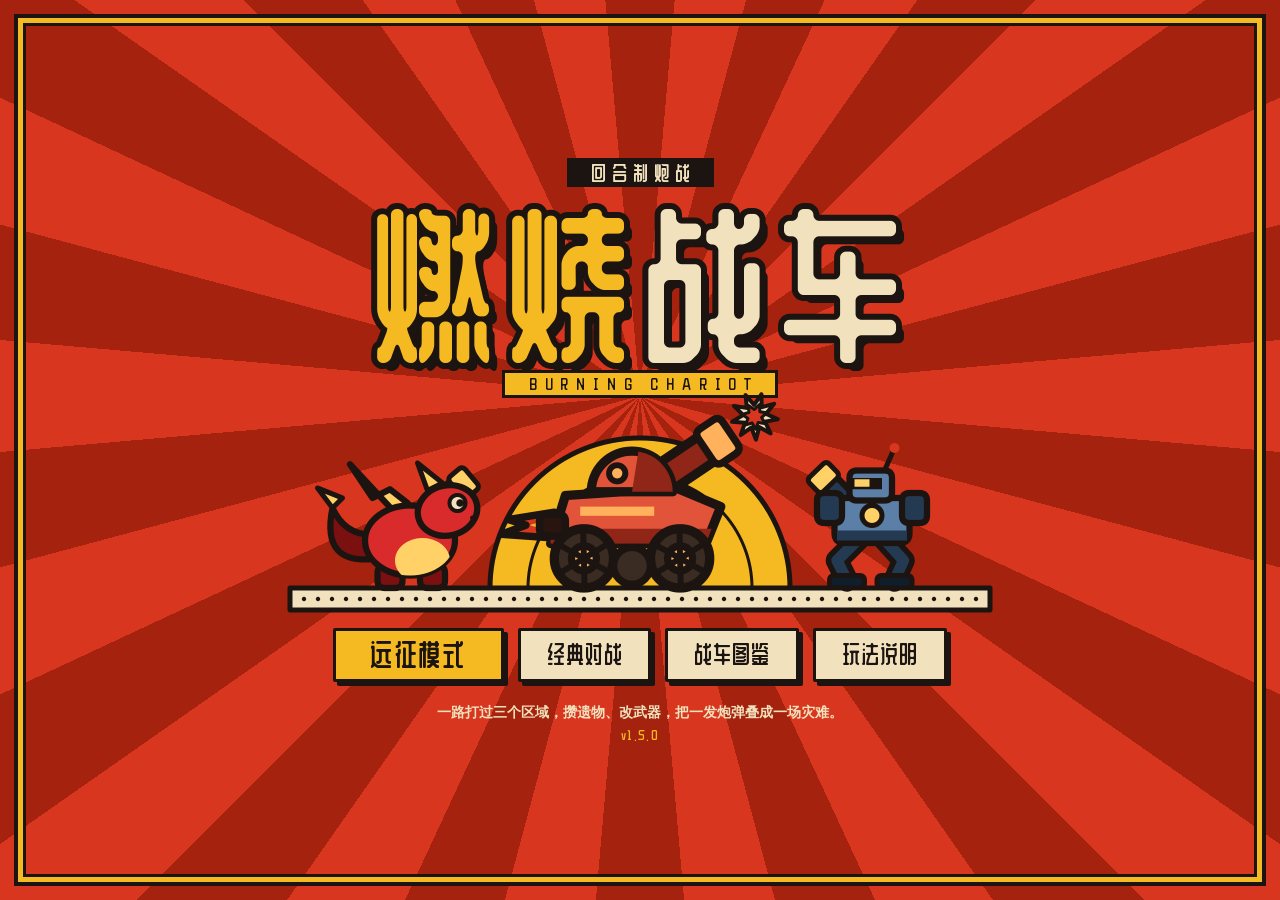
<file: index.html>
<!DOCTYPE html>
<html lang="zh-CN">
<head>
<meta charset="utf-8">
<meta name="viewport" content="width=device-width,initial-scale=1,maximum-scale=1,user-scalable=no">
<title>燃烧战车 · Burning Chariot</title>
<link rel="stylesheet" href="css/style.css">
</head>
<body>
<div id="app">

  <!-- ============ 标题画面 ============ -->
  <section id="screen-title" class="screen active">
    <div class="title-bg"></div>
    <div class="title-inner">
      <p class="kicker">回合制炮战</p>
      <h1 class="logo"><span>燃烧</span><span class="logo-hot">战车</span></h1>
      <p class="sub">BURNING&nbsp;CHARIOT</p>
      <canvas id="title-art" width="1520" height="460"></canvas>
      <nav class="menu">
        <button class="btn btn-primary" data-go="run">远征模式</button>
        <button class="btn" data-go="setup">经典对战</button>
        <button class="btn" data-go="codex">战车图鉴</button>
        <button class="btn" data-go="help">玩法说明</button>
      </nav>
      <p class="foot">一路打过三个区域，攒遗物、改武器，把一发炮弹叠成一场灾难。</p>
      <p class="ver" id="ver"></p>
    </div>
  </section>

  <!-- ============ 出战准备 ============ -->
  <section id="screen-setup" class="screen">
    <header class="bar">
      <button class="btn btn-ghost" data-go="title">← 返回</button>
      <h2>出战准备</h2>
      <button class="btn btn-primary" id="btn-start">进入战场</button>
    </header>

    <div class="setup-grid">
      <div class="panel">
        <h3 class="panel-h">对战模式</h3>
        <div class="chips" id="mode-chips">
          <button class="chip active" data-mode="1v1">单挑 1 v 1</button>
          <button class="chip" data-mode="2v2">组队 2 v 2</button>
          <button class="chip" data-mode="hotseat">同屏双人</button>
        </div>
        <h3 class="panel-h">规则</h3>
        <div class="chips" id="rules-chips">
          <button class="chip active" data-rules="classic">经典（原版数值与信息隐藏）</button>
          <button class="chip" data-rules="arcade">爽快（快节奏 · 击飞 · 油桶）</button>
        </div>
        <h3 class="panel-h">电脑强度</h3>
        <div class="chips" id="diff-chips">
          <button class="chip" data-diff="easy">新兵</button>
          <button class="chip active" data-diff="normal">老手</button>
          <button class="chip" data-diff="hard">王牌</button>
        </div>
        <h3 class="panel-h">炮口指示线</h3>
        <div class="chips" id="guide-chips">
          <button class="chip active" data-guide="1">显示（只标角度）</button>
          <button class="chip" data-guide="0">隐藏</button>
        </div>
        <h3 class="panel-h">战场</h3>
        <div class="maps" id="map-list"></div>
        <h3 class="panel-h">道具 <em id="shop-count">0 / 4</em></h3>
        <div class="loadout" id="loadout"></div>
        <div class="shop" id="shop"></div>
      </div>

      <div class="panel">
        <h3 class="panel-h" id="pick-title">选择你的战车</h3>
        <div class="veh-grid" id="veh-grid"></div>
        <div class="veh-detail" id="veh-detail"></div>

      </div>
    </div>
  </section>

  <!-- ============ 远征 ============ -->
  <section id="screen-run" class="screen">
    <header class="bar">
      <button class="btn btn-ghost" data-go="title">← 返回</button>
      <h2>远　征</h2>
      <span class="run-purse" id="run-purse"></span>
    </header>
    <div class="run-root" id="run-root"></div>
  </section>

  <!-- ============ 图鉴 ============ -->
  <section id="screen-codex" class="screen">
    <header class="bar">
      <button class="btn btn-ghost" data-go="title">← 返回</button>
      <h2>战车图鉴</h2>
      <span></span>
    </header>
    <div class="codex" id="codex-list"></div>
  </section>

  <!-- ============ 说明 ============ -->
  <section id="screen-help" class="screen">
    <header class="bar">
      <button class="btn btn-ghost" data-go="title">← 返回</button>
      <h2>玩法说明</h2>
      <span></span>
    </header>
    <div class="help">
      <div class="panel">
        <h3 class="panel-h">操作</h3>
        <ul class="kv">
          <li><b>← →</b><span>移动战车（消耗燃料）</span></li>
          <li><b>↑ ↓</b><span>调整炮口角度</span></li>
          <li><b>空格</b><span>按住蓄力，松开发射；蓄力条上的竖线是你上一发用的力度</span></li>
          <li><b>点蓄力条</b><span>（远征 / 爽快规则）标出想要的力度，预览线就按它画；<b>Q / E</b> 或滚轮微调 1 点。
            标记只是一根刻度，蓄力条经过它时不会停，也没有任何提示。
            电脑行动的时候，角度、标记和武器都可以先摆好</span></li>
          <li><b>1 / 2 / 3</b><span>切换一号武器、二号武器、必杀</span></li>
          <li><b>Enter</b><span>跳过本回合（油不够时用来攒燃料）</span></li>
          <li><b>W A S D</b><span>挪动镜头看别处（敌人在屏幕外时用）；换人出手、开炮或自己移动时镜头自动回去</span></li>
          <li><b>G</b><span>开关炮口指示线（经典只显示角度；爽快规则下是弹道预览）</span></li>
          <li><b>F</b><span>敌方回合加速</span></li>
          <li><b>M</b><span>静音</span></li>
          <li><b>Esc</b><span>暂停菜单</span></li>
        </ul>
      </div>
      <div class="panel">
        <h3 class="panel-h">远征模式与爽快规则</h3>
        <ul class="rules">
          <li><b>远征</b>：三个区域、每个区域五层，最后一层是 Boss。每层挑一个去处——
            打得越多拿得越多，也掉得越多血。耐久带进下一场，输一场远征就结束。</li>
          <li><b>改造与遗物</b>：每场打赢三选一。改造装在某一把武器上，可以反复叠
            （分裂 × 集束 × 燃烧……）；遗物是全局被动。两者合起来就是你这一局的流派。</li>
          <li><b>节奏</b>：开局 60 油、回油更快，三四回合就能放一次必杀；拖到第 9 轮战场开始过热，
            所有战车每回合掉血。</li>
          <li><b>击飞与油桶</b>：爆炸会把战车横向掀出去，悬崖和浮岛边上能直接打出界；
            场上的油桶一点就炸，还会连锁。</li>
          <li><b>弹道预览</b>：按「当前角度 + 蓄力条上标记的力度 + 风」画出这一发的前半段轨迹（按 G 开关），
            照着标记松手，炮弹走的就是这条线；后半段和落点仍要自己估。
            上方还会显示出手顺序。出发前打开「硬核」就把这些都关掉。</li>
          <li><b>留在场上的东西</b>：有些武器落地后会留下一块区域，头顶写着名字和还剩几轮。
            <b>地火</b>（赤焰、红龙和烈火的必杀）和<b>毒池</b>（毒蜘蛛）会伤到回合开始时站在里面的战车——
            包括放它的人；<b>蛛网</b>里移动耗油 ×3、也很难被击飞；<b>龙卷</b>会把人卷起来顺风甩出去。</li>
          <li><b>Boss 的警戒线</b>：Boss 会先在地上圈出黄黑相间的警戒线，到它下一回合那里才挨打——
            你有一整个回合挪开。血量掉到一定程度会换一套更狠的招。</li>
          <li><b>花式赏金</b>：直击、超远狙击、一炮双响、借桶杀人、击飞出界都会额外给金币。</li>
          <li><b>备份进度</b>：进度只存在这台设备的浏览器里。在远征营地的「进度备份」里可以导出一串进度码
            （或下载成文件、复制成链接），在任何设备上导入就能接着玩。</li>
          <li><b>勋章</b>：远征结束按战绩发勋章，用来解锁新战车；通关后开放更高的进阶难度。</li>
        </ul>
      </div>
      <div class="panel">
        <h3 class="panel-h">经典规则</h3>
        <ul class="rules">
          <li><b>燃料就是一切</b>：开炮和移动共用一条燃料槽，上限 200，但<b>开局只有 22 点</b>——
            勉强够打一发一号或二号武器再挪两步。必杀要一百多点，得攒上好几个回合。</li>
          <li><b>延迟出手</b>：每一轮里每辆车都出手一次，延迟只决定这一轮里的<b>先后</b>，
            不会让谁整轮没得打。这一回合烧掉多少油就换算成多长的延迟，延迟低的先动。
            所以同一辆车最多连着打两次：上一轮压轴，接着下一轮打头。</li>
          <li><b>回油</b>：每回合结束自动加油，但一次只有十几点。这一回合省着用、或者打中了敌人，
            会多回一些；满地图乱跑则会少回一些。油不够开炮时按 Enter 跳过，专心攒油。</li>
          <li><b>风力</b>：每回合刷新，正数往右吹。轻弹（旋风）被吹得厉害，能量弹（兰登）几乎不受影响。</li>
          <li><b>地形会被炸烂</b>：脚下被掏空就会掉落，落差过大要摔伤，掉出地图直接阵亡。</li>
          <li><b>必杀技</b>：不靠能量槽，就是一发很贵的武器——攒够油按 3 释放，放完油槽还剩一些，
            但接下来会被延迟压住好几手。</li>
          <li><b>道具</b>：每辆车最多带 4 个，赛前挑选，场上也能靠空投补充。
            只能在<b>开炮之前</b>用，一个回合可以连用好几个；但「大回血 / 大回燃料」用完立刻交出回合，
            所以先用哪个是要想一想的。别人只看得到你「在用道具」，看不到用的是哪个。</li>
          <li><b>补给箱</b>：每四回合空投一次，开炮打中或开过去压到都能拿，里面是随机道具。</li>
          <li><b>爬坡</b>：上坡的耗油是平地的 1.8 倍；毒蜘蛛爬得最利索，奥丁挪一步都费油。</li>
        </ul>
      </div>
    </div>
  </section>

  <!-- ============ 战斗 ============ -->
  <section id="screen-game" class="screen">
    <canvas id="stage"></canvas>

    <div class="hud">
      <!-- 风力 / 计时 -->
      <div class="hud-top-center">
        <div class="wind-box">
          <canvas id="wind-dial" width="112" height="112"></canvas>
          <div class="wind-num"><span id="wind-val">0</span><i>风力</i></div>
        </div>
        <div class="timer" id="timer">30</div>
      </div>
      <!-- 出手队列：只有爽快规则且没开硬核时才出现 -->
      <div class="queue" id="queue" hidden></div>

      <div class="hud-top-right">
        <button class="icon-btn" id="btn-fast" title="敌方回合加速 (F)">快</button>
        <button class="icon-btn" id="btn-guide" title="炮口指示线 (G)">瞄</button>
        <button class="icon-btn" id="btn-mute" title="静音 (M)">音</button>
        <button class="icon-btn" id="btn-pause" title="菜单 (Esc)">≡</button>
      </div>

      <!-- 当前战车状态 -->
      <div class="hud-bottom-left">
        <div class="unit-card" id="unit-card">
          <div class="uc-head"><b id="uc-name">—</b><i id="uc-tag"></i></div>
          <div class="meter"><span class="mlabel">耐久</span><div class="mbar"><div id="bar-hp" class="mfill hp"></div></div><em id="txt-hp">0</em></div>
          <div class="meter"><span class="mlabel">燃料</span><div class="mbar"><div id="bar-fu" class="mfill fu"></div><div id="bar-cost" class="mcost"></div></div><em id="txt-fu">0</em></div>
          <div class="uc-foot">
            <span>本回合耗油 <b id="txt-spent">0</b></span>
          </div>
        </div>
      </div>

      <!-- 武器 -->
      <div class="hud-bottom-center" id="panel-action">
        <div class="weapons" id="weapons"></div>
        <div class="power-wrap">
          <div class="power-bar" id="power-bar">
            <div id="power-fill"></div>
            <div class="power-ticks"></div>
            <div id="power-last" class="power-last" hidden></div>
            <div id="power-mark" class="power-mark" hidden></div>
          </div>
          <div class="aim-read">角度 <b id="aim-val">45</b>° · 力度 <b id="pow-val">0</b><span id="pow-last"></span></div>
        </div>
      </div>

      <div class="hud-bottom-right">
        <div class="item-tip" id="item-tip"></div>
        <div class="items" id="item-bar"></div>
        <div class="hint" id="hint">← → 移动　↑ ↓ 角度　空格 蓄力发射</div>
      </div>

      <div class="ticker" id="ticker"></div>
      <div class="turn-flash" id="turn-flash"></div>
    </div>

    <!-- 触屏操作 -->
    <div class="touch" id="touch">
      <button class="tbtn" data-k="ArrowLeft">◀</button>
      <button class="tbtn" data-k="ArrowRight">▶</button>
      <button class="tbtn" data-k="ArrowUp">▲</button>
      <button class="tbtn" data-k="ArrowDown">▼</button>
      <button class="tbtn tfire" data-k="Space">发射</button>
    </div>

    <!-- 暂停 -->
    <div class="overlay" id="overlay-pause">
      <div class="dialog">
        <h3>暂停</h3>
        <button class="btn btn-primary" id="btn-resume">继续战斗</button>
        <button class="btn" id="btn-restart">重新开战</button>
        <button class="btn btn-ghost" id="btn-quit">返回大厅</button>
        <p class="pause-note" id="pause-note"></p>
      </div>
    </div>

    <!-- 结算 -->
    <div class="overlay" id="overlay-result">
      <div class="dialog wide">
        <h3 id="result-title">胜利</h3>
        <div id="result-body" class="result-body"></div>
        <div class="row">
          <button class="btn btn-primary" id="btn-continue" hidden>继　续</button>
          <button class="btn btn-primary" id="btn-again">再来一局</button>
          <button class="btn btn-ghost" id="btn-lobby">返回大厅</button>
        </div>
      </div>
    </div>
  </section>
</div>

<script src="js/data.js"></script>
<script src="js/terrain.js"></script>
<script src="js/physics.js"></script>
<script src="js/render.js"></script>
<script src="js/audio.js"></script>
<script src="js/ai.js"></script>
<script src="js/game.js"></script>
<script src="js/field.js"></script>
<script src="js/run.js"></script>
<script src="js/main.js"></script>
<script src="js/runui.js"></script>
</body>
</html>
</file>
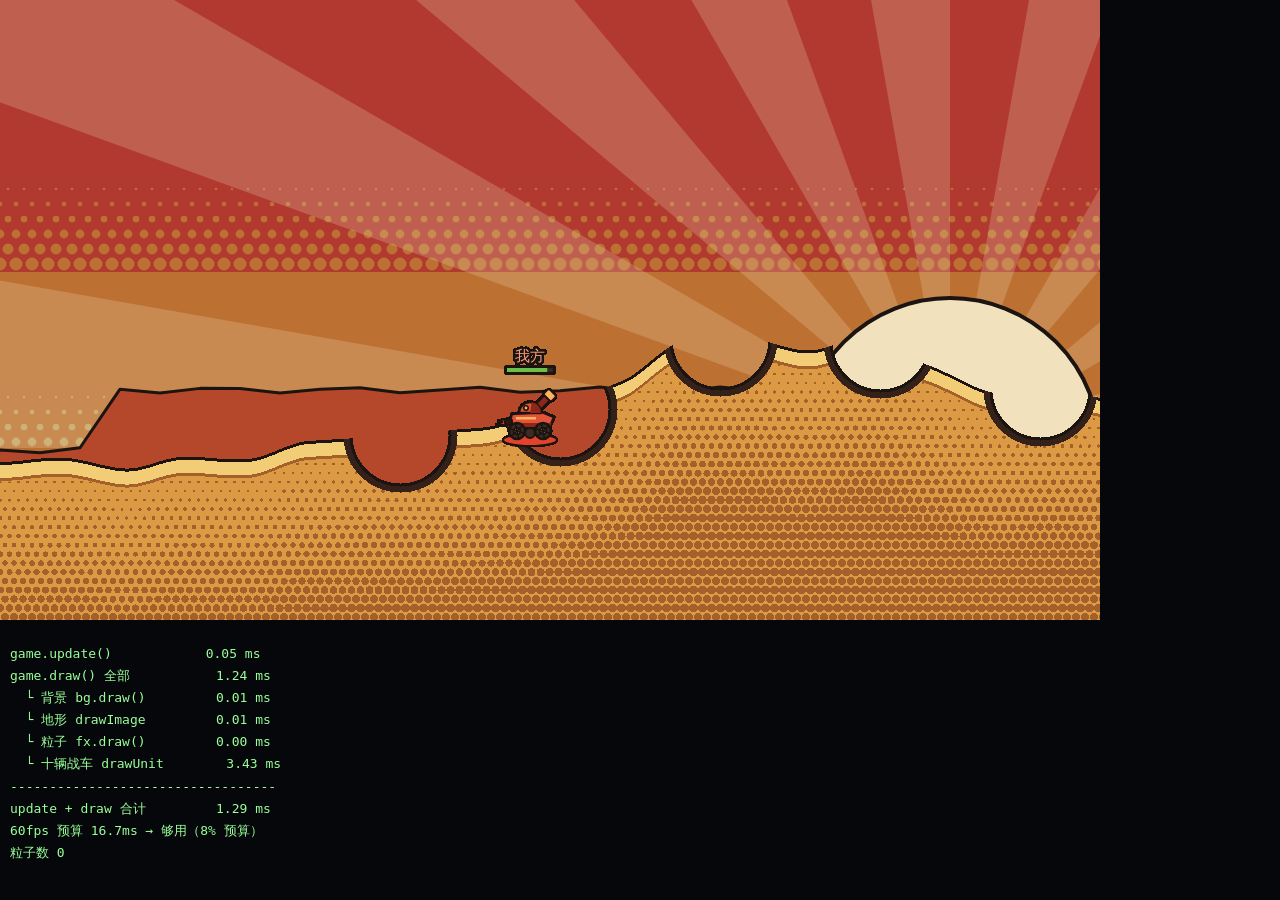
<file: test/perf-check.html>
<!DOCTYPE html>
<html lang="zh-CN">
<head>
<meta charset="utf-8">
<title>性能自检</title>
<style>
  body { margin: 0; background: #05070a; color: #9f9; font: 13px/1.7 monospace; }
  canvas { display: block; width: 1100px; height: 620px; }
  pre { padding: 10px; }
</style>
</head>
<body>
<canvas id="c" width="1100" height="620"></canvas>
<pre id="r">测量中…</pre>
<script src="../js/data.js"></script>
<script src="../js/terrain.js"></script>
<script src="../js/physics.js"></script>
<script src="../js/render.js"></script>
<script src="../js/audio.js"></script>
<script src="../js/ai.js"></script>
<script src="../js/game.js"></script>
<script src="../js/field.js"></script>
<script>
/* 逐项测每帧开销：rAF 在 headless 下不推进，所以手动循环调用并计时。
   ?map=dry&n=300 指定地图与采样帧数。 */
(function () {
  var q = new URLSearchParams(location.search);
  var N = parseInt(q.get('n') || '300', 10);
  RZ.SFX.setMuted(true);

  var cv = document.getElementById('c'), ctx = cv.getContext('2d');
  var v1 = RZ.VEHICLES[0], v2 = RZ.VEHICLES[4];
  var game = new RZ.Game({
    mapId: q.get('map') || 'dry', difficulty: 'normal', guide: true, humanTeam: 0,
    roster: [{ vehicle: v1, team: 0, ai: false, name: '我方' },
             { vehicle: v2, team: 1, ai: true, name: '电脑' }]
  });
  game.viewW = cv.width; game.viewH = cv.height;

  function time(label, fn, iters) {
    var t0 = performance.now();
    for (var i = 0; i < iters; i++) fn(i);
    return { label: label, ms: (performance.now() - t0) / iters };
  }

  var rows = [];
  // 先炸几个坑、撒一堆粒子，模拟打了一阵之后的场面
  for (var k = 0; k < 6; k++) {
    game.explode(400 + k * 160, game.terrain.groundBelow(400 + k * 160, 0), v1.w1, game.units[0], null);
  }
  game.active = game.units[0];
  game.charging = true;

  rows.push(time('game.update()', function () { game.update(16); }, N));
  rows.push(time('game.draw() 全部', function () { game.draw(ctx, cv.width, cv.height); }, N));

  // 拆开看：地形贴图 vs 背景 vs 其它
  rows.push(time('  └ 背景 bg.draw()', function () {
    ctx.save(); game.bg.draw(ctx, game.cam, game.t, game.night); ctx.restore();
  }, N));
  rows.push(time('  └ 地形 drawImage', function () {
    ctx.save(); ctx.drawImage(game.terrain.canvas, 0, 0); ctx.restore();
  }, N));
  rows.push(time('  └ 粒子 fx.draw()', function () {
    ctx.save(); game.fx.draw(ctx); ctx.restore();
  }, N));
  rows.push(time('  └ 十辆战车 drawUnit', function () {
    ctx.save();
    for (var i = 0; i < game.units.length; i++) RZ.drawUnit(ctx, game.units[i], game.t, {});
    ctx.restore();
  }, N));

  var total = rows[0].ms + rows[1].ms;
  var out = rows.map(function (r) {
    return r.label.padEnd(22) + r.ms.toFixed(2).padStart(7) + ' ms';
  }).join('\n');
  out += '\n' + '-'.repeat(34) + '\n';
  out += 'update + draw 合计'.padEnd(22) + total.toFixed(2).padStart(7) + ' ms';
  out += '\n60fps 预算 16.7ms → ' + (total < 16.7 ? '够用（' : '超支（') + (total / 16.7 * 100).toFixed(0) + '% 预算）';
  out += '\n粒子数 ' + game.fx.list.length;
  document.getElementById('r').textContent = out;
  document.title = 'PERF ' + total.toFixed(2) + 'ms';
})();
</script>
</body>
</html>
</file>
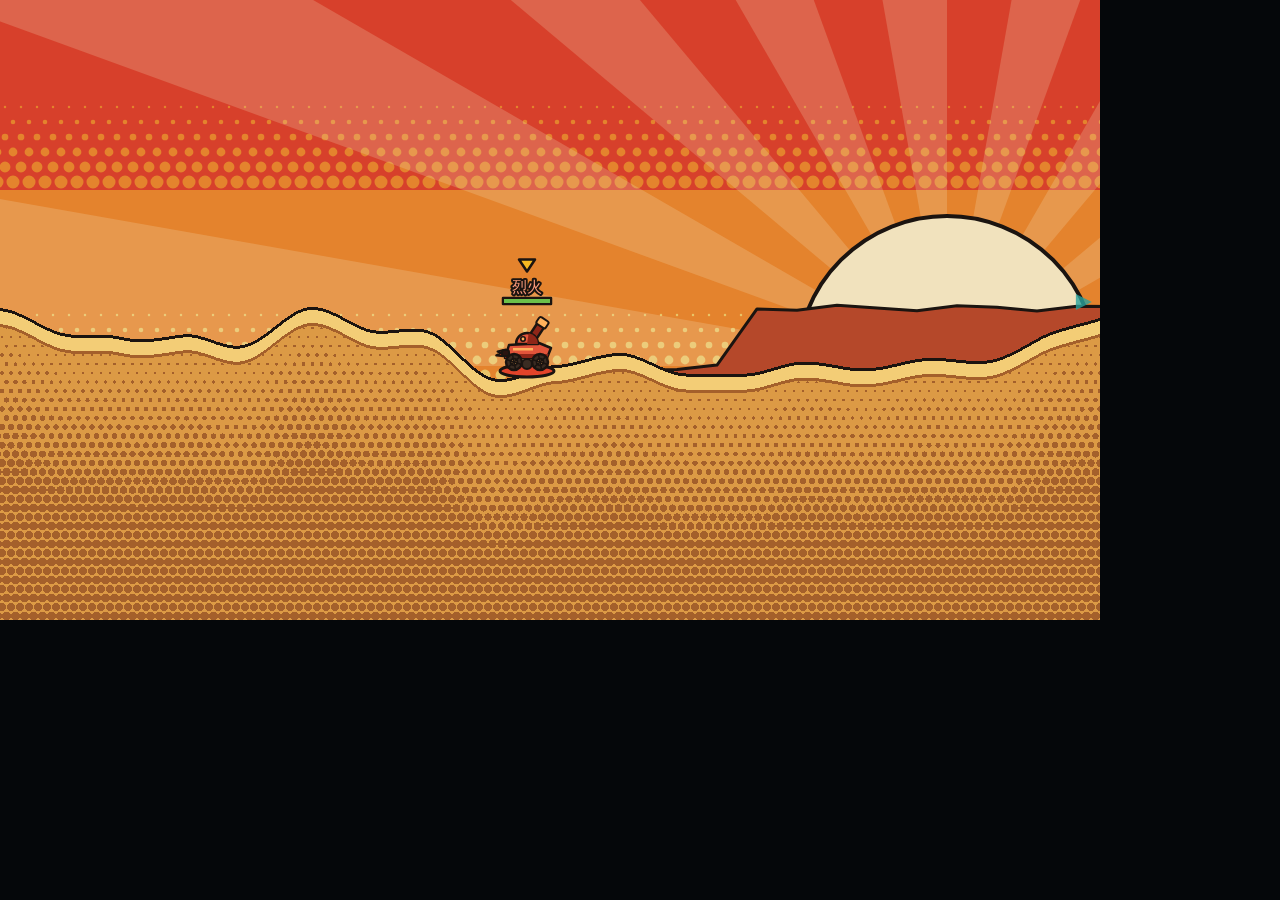
<file: test/render-check.html>
<!DOCTYPE html>
<html lang="zh-CN">
<head>
<meta charset="utf-8">
<title>渲染自检</title>
<style>
  body { margin: 0; background: #05070a; }
  canvas { display: block; width: 1100px; height: 620px; }
</style>
</head>
<body>
<canvas id="c" width="1100" height="620"></canvas>
<script src="../js/data.js"></script>
<script src="../js/terrain.js"></script>
<script src="../js/physics.js"></script>
<script src="../js/render.js"></script>
<script src="../js/audio.js"></script>
<script src="../js/ai.js"></script>
<script src="../js/game.js"></script>
<script src="../js/field.js"></script>
<script>
/* 供 headless Chrome 截图用：跑若干帧 AI 对战后画一帧。
   ?map=sky&frames=400&veh=honglong 可指定地图/帧数/我方战车。 */
(function () {
  var q = new URLSearchParams(location.search);
  var mapId = q.get('map') || 'dry';
  var frames = parseInt(q.get('frames') || '260', 10);
  var pick = function (id, fallback) { return id ? RZ.vehicleById(id) : fallback; };

  RZ.SFX.setMuted(true);
  var n = parseInt(q.get('n') || '2', 10);
  var roster = [];
  for (var k = 0; k < n; k++) {
    var v = k === 0 ? pick(q.get('veh'), RZ.VEHICLES[0])
          : k === 1 ? pick(q.get('veh2'), RZ.VEHICLES[1])
          : RZ.VEHICLES[(k * 3) % RZ.VEHICLES.length];
    roster.push({ vehicle: v, team: k % 2, ai: true, name: v.name });
  }
  var game = new RZ.Game({
    mapId: mapId, roster: roster,
    difficulty: 'hard', guide: true, humanTeam: null
  });
  var cv = document.getElementById('c'), ctx = cv.getContext('2d');
  game.viewW = cv.width; game.viewH = cv.height;
  game.cam.x = game.cam.tx = Math.max(0, game.active.x - cv.width / 2);
  game.cam.y = game.cam.ty = Math.max(0, game.active.y - cv.height / 2);
  game.cam.shake = 0;

  for (var i = 0; i < frames; i++) game.update(16);
  game.cam.shake = 0;
  ctx.clearRect(0, 0, cv.width, cv.height);
  game.draw(ctx, cv.width, cv.height);
  document.title = '渲染自检 · ' + game.map.name + ' · 回合' + game.turnNo;
  window.__done = true;
})();
</script>
</body>
</html>
</file>
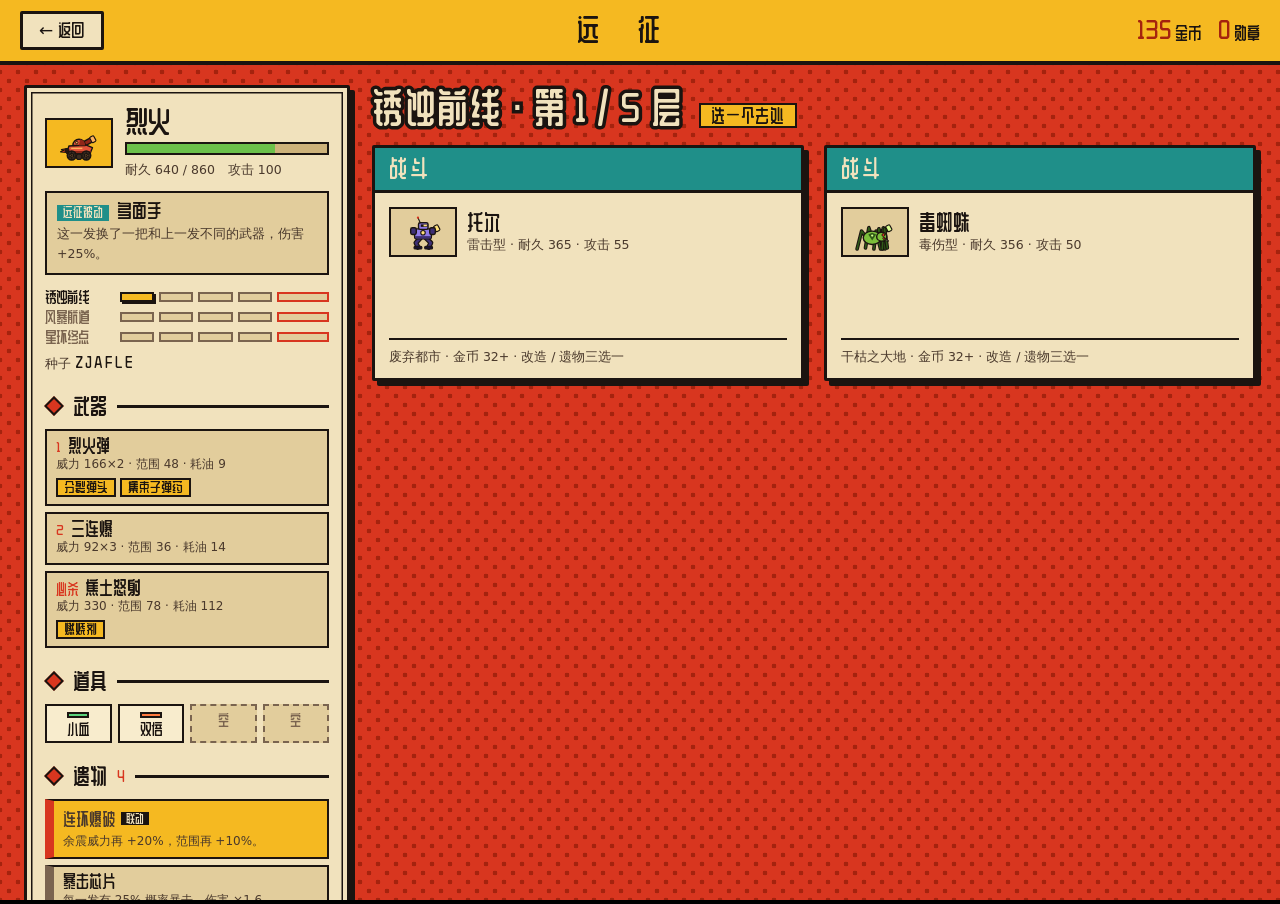
<file: test/run-check.html>
<!DOCTYPE html>
<html lang="zh-CN"><head><meta charset="utf-8"><title>远征界面自检</title>
<style>html,body{margin:0;height:100%;background:#000}iframe{border:0;width:100%;height:100%}</style></head>
<body>
<iframe id="f" src="../index.html"></iframe>
<script>
/* 远征各界面的截图自检，用法同 ui-check.html：
   ?stage=hub|codex|ach|hist|backup|import|map|world|boss|reward|shop|rest|event|altar|over|won|battle|charge|bossfight|field|night|flow
   battle / charge 会真的进一场远征战斗（爽快规则），charge 额外按住空格看弹道预览。 */
var stage = new URLSearchParams(location.search).get('stage') || 'map';
document.getElementById('f').onload = function () {
  var w = this.contentWindow, d = w.document, RZ = w.RZ, Run = RZ.Run;
  try { w.localStorage.removeItem('rz-run'); w.localStorage.removeItem('rz-daily'); } catch (e) {}
  d.querySelector('[data-go="run"]').click();
  if (stage === 'hub') return;
  if (stage === 'camp') {                         // 远征打到一半回营地：多一张「进行中的远征」
    var mid = Run.newRun('honglong'); mid.act = 1; mid.step = 2; mid.relics = ['crit']; mid.gold = 130; Run.save(mid);
    RZ.RunUI.render();
    d.querySelector('[data-act="camp"]').click();
    return;
  }
  if (stage === 'codex' || stage === 'ach' || stage === 'hist') {     // 营地的三页：先造一份有内容的局外存档
    var mm = Run.loadMeta();
    mm.seen = { relics: ['crit', 'after', 'demo', 'turbo', 'scope', 'dice', 'ultra', 'plate', 'thorns'], mods: ['split', 'heavy', 'chain', 'burn'],
      foes: ['boss:crusher', 'kind:turret', 'kind:bomber'], mapMods: ['night', 'gale'] };
    mm.ach = { first: 1, ringout: 1, flawless: 1, boss1: 1, night: 1, win: 1 };
    mm.history = [
      { id: 'a', t: Date.now(), vid: 'liehuo', won: true, act: 5, step: 2, asc: 1, battles: 21, bosses: 4, relics: ['crit', 'after', 'demo', 'turbo'], seed: 'K7F2QD', daily: null, hardcore: false, endless: 1, score: 6240 },
      { id: 'b', t: Date.now() - 864e5, vid: 'tuoer', won: false, act: 1, step: 3, asc: 0, battles: 7, bosses: 1, relics: ['scope', 'dice'], seed: 'D20261114', daily: '2026-11-14', hardcore: false, endless: 0, score: 1310 },
      { id: 'c', t: Date.now() - 2 * 864e5, vid: 'tiejingang', won: false, act: 0, step: 4, asc: 0, battles: 3, bosses: 0, relics: [], seed: 'ZZTOP9', daily: null, hardcore: true, endless: 0, score: 315 }];
    mm.daily = { date: Run.dateKey(), best: 1310, tries: 2, won: false }; mm.dailyWins = 3; mm.medals = 14;
    Run.saveMeta(mm);
    RZ.RunUI.render();
    d.querySelector('[data-act="view"][data-id="' + stage + '"]').click();
    return;
  }
  if (stage === 'backup') {                       // 营地里展开「导出进度」
    var m0 = Run.loadMeta(); m0.sinceBackup = 3; m0.medals = 9; Run.saveMeta(m0);
    RZ.RunUI.render();
    d.querySelector('[data-act="bk-export"]').click();
    d.querySelector('.run-root').scrollTop = 9999;
    return;
  }
  if (stage === 'import') {                       // 粘贴一串进度码 → 读取 → 看到覆盖确认
    var keep = Run.loadMeta(), far = Run.newRun('honglong');
    far.act = 1; far.step = 2; Run.save(far);
    Run.saveMeta({ medals: 23, unlocked: ['liehuo', 'tiejingang', 'beibeilong', 'honglong'], wins: 1, asc: 1, runs: 6, best: 11 });
    var code = Run.exportCode();
    Run.clear(); Run.saveMeta(keep);
    d.querySelector('[data-act="bk-import"]').click();
    d.getElementById('bk-in').value = code;
    d.querySelector('[data-act="bk-read"]').click();
    return;
  }

  var s = Run.newRun('liehuo');
  // 带一对凑成的联动（余震装置 + 爆破专家）和一件诅咒（赌徒骰子），侧栏上三种遗物条都看得到
  s.relics = ['crit', 'after', 'demo', 'dice']; s.mods.w1 = ['split', 'cluster']; s.mods.ss = ['burn']; s.gold = 135; s.hp = 640;
  if (stage === 'reward') { Run.enter(s, 0); s.pending = { kind: 'reward', from: 'fight', gold: 48, style: 13,
    choices: [{ type: 'mod', id: 'chain' }, { type: 'relic', id: 'combo' }, { type: 'relic', id: 'plate' }, { type: 'relic', id: 'vamp' }] }; }   // 四个：带词条的仗多一个稀有选项
  if (stage === 'shop') { s.step = 2; Run.enter(s, 1); }
  if (stage === 'rest') { s.step = 2; Run.enter(s, 2); }
  if (stage === 'event') { s.gold = 20; s.pending = { kind: 'event', id: 'convoy' }; }   // 钱不够，第一个选项灰掉
  if (stage === 'over') { s.battles = 7; s.bosses = 1; s.act = 1; s.step = 3; Run.finish(s, false); }
  if (stage === 'won') { try { w.localStorage.removeItem('rz-meta'); } catch (e) {} s.battles = 13; s.bosses = 2; s.act = 2; s.step = 4; s.bosses = 3; Run.advance(s); }   // 通关：成就横幅 + 无尽入口
  if (stage === 'boss' || stage === 'bossfight') { s.step = 4; }
  if (stage === 'altar') { s.pending = { kind: 'event', id: 'altar' }; }
  var foe = function (o) { var e = { vid: 'honglong', name: '红龙', hpMul: 0.7, atkMul: 0.7, mods: { w1: [], w2: [], ss: [] }, perks: {} }; for (var k in o) e[k] = o[k]; return e; };
  if (stage === 'world') {                        // v1.4 的新东西摆满一层：特殊敌人 + 词条、限时挑战、祭坛
    s.act = 1; s.step = 3;
    s.layers[3] = [
      { type: 'fight', mapId: 'sea', gold: 81, mods: ['night'], enemies: [
        foe({ kind: 'turret', vid: 'tuoer', name: '炮台·托尔', perks: { rooted: 1, anchor: 1 }, hpMul: 0.9 }),
        foe({ kind: 'bomber', vid: 'liehuo', name: '自爆车', perks: { kamikaze: 1 }, hpMul: 0.25 }),
        foe({ kind: 'bomber', vid: 'liehuo', name: '自爆车', perks: { kamikaze: 1 }, hpMul: 0.25 })] },
      { type: 'trial', mapId: 'sky', gold: 88, limit: 5, mods: [], enemies: [foe({ name: '逃兵·红龙' })] },
      { type: 'altar' }];
  }
  if (stage === 'night') {                        // 夜战 + 陨石雨：炮台、自爆车、小车各一
    s.layers[0] = [{ type: 'fight', mapId: 'dry', gold: 40, mods: ['night', 'meteor'], enemies: [
      foe({ kind: 'turret', vid: 'tuoer', name: '炮台·托尔', perks: { rooted: 1, anchor: 1 } }),
      foe({ kind: 'bomber', vid: 'liehuo', name: '自爆车', perks: { kamikaze: 1 }, scale: 0.85 }),
      foe({ kind: 'swarm', vid: 'xuanfeng', name: '游骑·旋风', scale: 0.72 })] }];
  }
  RZ.RunUI._set(s);
  if (stage === 'reward') d.querySelector('.offer.mod [data-act="take"]').click();   // 展开「装到哪把武器」
  if (['battle', 'charge', 'flow', 'bossfight', 'field', 'night'].indexOf(stage) < 0) return;

  d.querySelector('[data-act="enter"]').click();
  setTimeout(function () {
    var g = w.__game;
    for (var i = 0; i < 40; i++) g.update(16);
    if (stage === 'charge') {
      g.active.aim = 52;
      g.active.lastPower = 58;                    // 上一发 58，这一发标到 64：细线 + 粗线都该看得到
      g.setMark(64);
      g.startCharge();
      for (i = 0; i < 64; i++) g.update(16);      // 正好蓄到标记上
      g.banner = { text: '直击！', sub: '+5 金', life: 60, max: 70 };
    }
    if (stage === 'field') {                      // 四种区域一字排开 + 一块 Boss 警戒线，镜头对着玩家
      var me = g.units[0], gy = function (x) { return g.terrain.groundBelow(x, 0); };
      g.addHazard('fire', me.x + 150, gy(me.x + 150), 60, 2, 34, me);
      g.addHazard('pool', me.x + 300, gy(me.x + 300), 44, 3, 24, me);
      g.addHazard('web', me.x + 450, gy(me.x + 450), 80, 3, 0, me);
      g.addHazard('twister', me.x + 620, gy(me.x + 620) - 20, 52, 2, 0, me);
      g.telegraphs.push({ x: me.x - 10, r: 62, owner: g.units[1], strike: 'mortar', power: 150, born: 0, seed: 1 });
      g.cam.x = g.cam.tx = Math.max(0, me.x - 220);
      g.cam.y = g.cam.ty = Math.max(0, me.y - g.viewH * 0.55);
      g.updateCamera = function () {};
    }
    if (stage === 'night') {                      // 三个敌人摆到玩家右边：一个在 420px 内（看得见），两个在暗处
      var p0 = g.units[0], yy = function (x) { return g.terrain.groundBelow(x, 0); };
      [[1, 520], [2, 250], [3, 640]].forEach(function (a) { var u = g.units[a[0]]; u.x = p0.x + a[1]; u.y = yy(u.x); u.airborne = false; u.face = -1; });
      g.units[1].lastSeenX = p0.x + 520; g.units[1].lastSeenY = yy(p0.x + 520);
      g.units[3].lastSeenX = p0.x + 700; g.units[3].lastSeenY = yy(p0.x + 700);
      g.cam.x = g.cam.tx = Math.max(0, p0.x - 200);
      g.cam.y = g.cam.ty = Math.max(0, p0.y - g.viewH * 0.55);
      g.updateCamera = function () {};
    }
    if (stage === 'bossfight') {                  // 镜头拉到 Boss 身上，看体型和油桶
      var boss = g.units[1];
      g.cam.x = g.cam.tx = Math.max(0, Math.min(RZ.WORLD_W - g.viewW, boss.x - g.viewW / 2));
      g.cam.y = g.cam.ty = Math.max(0, boss.y - g.viewH / 2);
      g.updateCamera = function () {};
    }
    if (stage === 'flow') {                       // 打赢 → 点「继续」→ 应该回到远征界面的三选一
      g.units.slice(1).forEach(function (u) { g.damage(u, 99999, g.units[0]); });
      g.checkWin();                               // 正常是回合结束时判定，这里直接判
      d.getElementById('btn-continue').click();
    }
  }, 80);
};
</script>
</body></html>
</file>
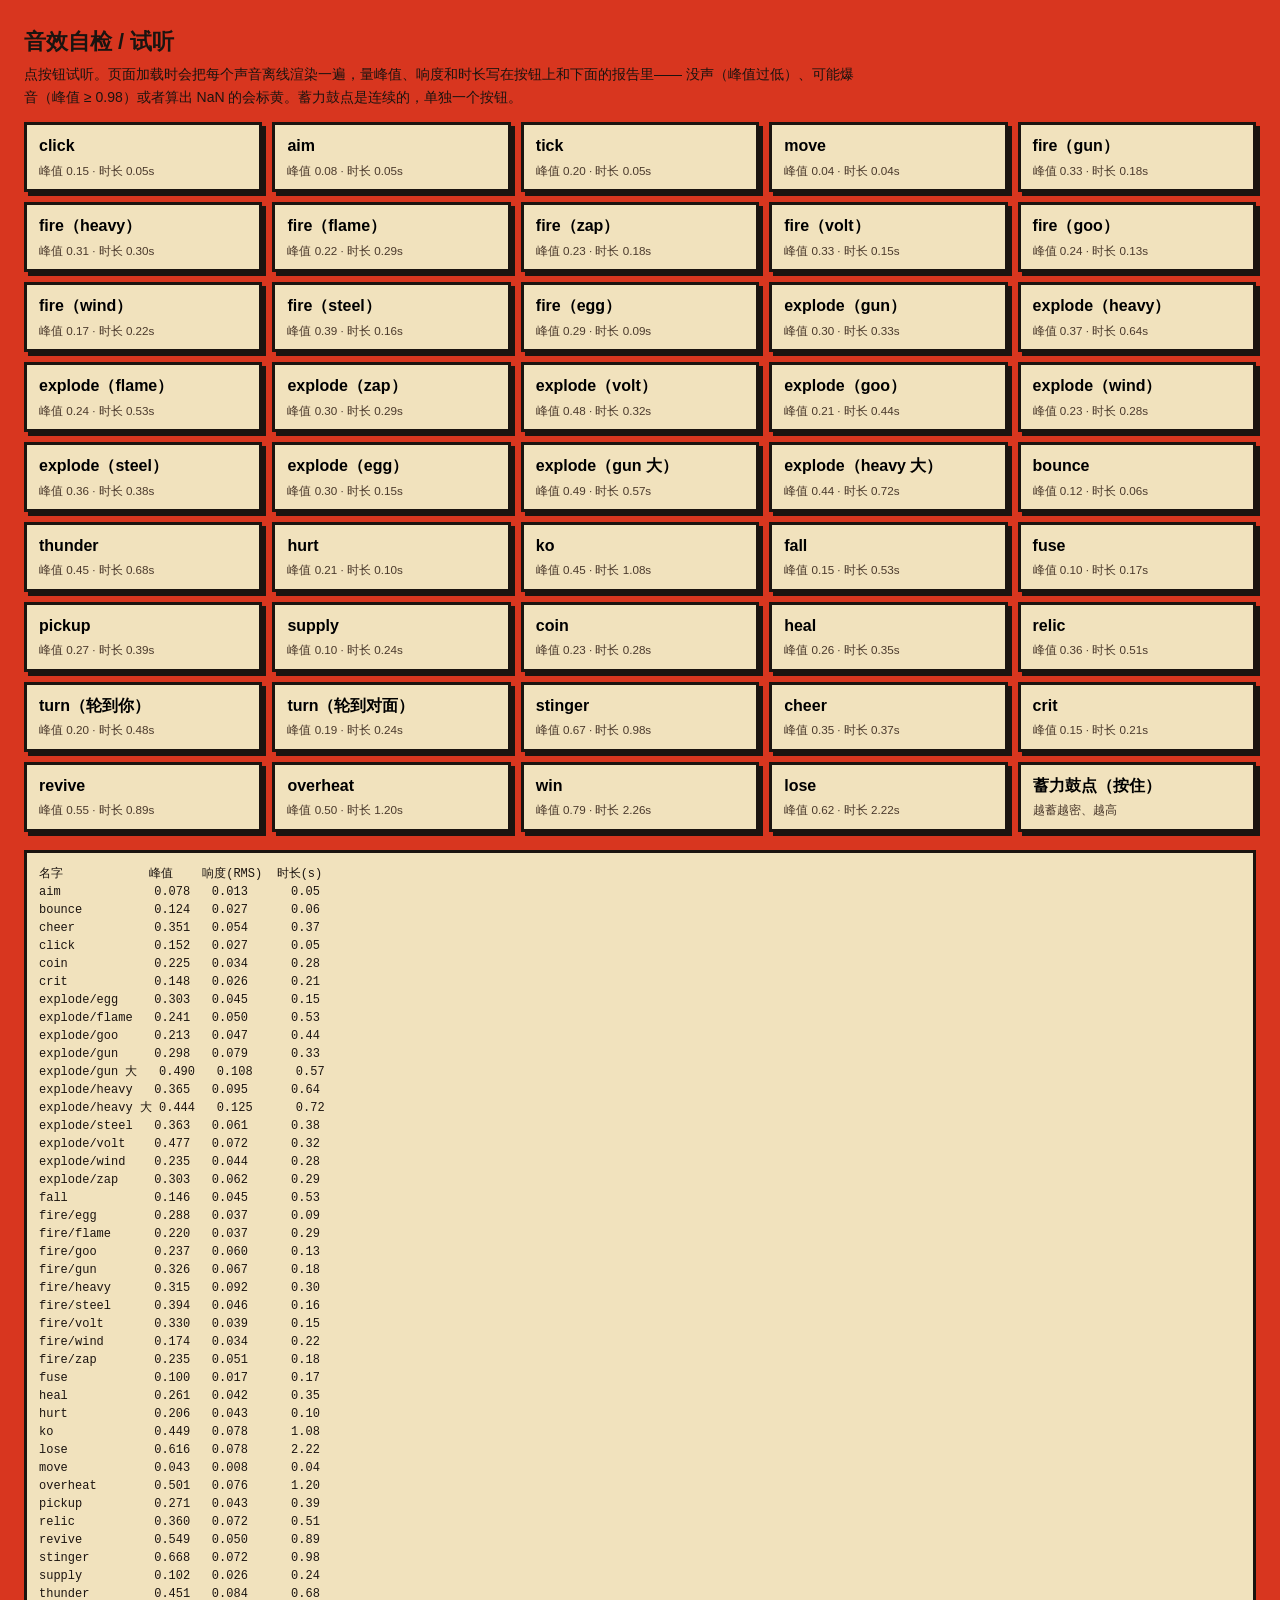
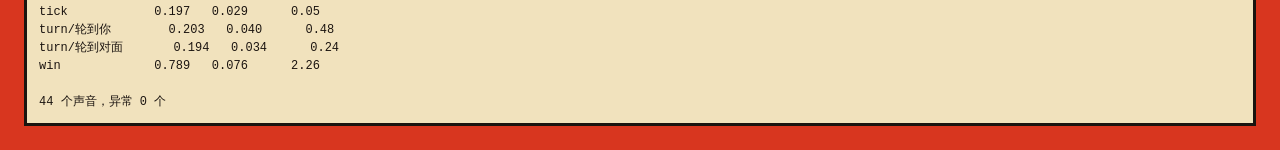
<file: test/sfx-check.html>
<!DOCTYPE html>
<html lang="zh-CN"><head><meta charset="utf-8"><title>音效自检 / 试听</title>
<style>
body{margin:0;padding:24px;background:#d8361f;color:#1b1410;font:14px/1.6 "PingFang SC","Microsoft YaHei",sans-serif}
h1{font-size:22px;margin:0 0 4px} p{margin:0 0 14px;max-width:60em}
.grid{display:grid;grid-template-columns:repeat(auto-fill,minmax(230px,1fr));gap:10px}
button{font:inherit;text-align:left;padding:8px 12px;background:#f1e2bd;border:3px solid #1b1410;box-shadow:4px 4px 0 #1b1410;cursor:pointer}
button:active{transform:translate(3px,3px);box-shadow:1px 1px 0 #1b1410}
button b{display:block;font-size:16px} button small{color:#4a392c}
button.bad{background:#f5b921}
#report{white-space:pre;font:12px/1.5 monospace;background:#f1e2bd;border:3px solid #1b1410;padding:12px;margin-top:18px}
</style></head>
<body>
<h1>音效自检 / 试听</h1>
<p>点按钮试听。页面加载时会把每个声音离线渲染一遍，量峰值、响度和时长写在按钮上和下面的报告里——
   没声（峰值过低）、可能爆音（峰值 ≥ 0.98）或者算出 NaN 的会标黄。蓄力鼓点是连续的，单独一个按钮。</p>
<div class="grid" id="grid"></div>
<div id="report">渲染中…</div>
<script>window.RZ = window.RZ || {};</script>
<script src="../js/audio.js"></script>
<script>
var SFX = RZ.SFX, grid = document.getElementById('grid');
// 带参数的声音各试一遍
var cases = [], KINDS = ['gun', 'heavy', 'flame', 'zap', 'volt', 'goo', 'wind', 'steel', 'egg'];
SFX.names().forEach(function (n) {
  if (n === 'explode') {
    KINDS.forEach(function (k) { cases.push([n, { big: false, kind: k }, k]); });
    cases.push([n, { big: true, kind: 'gun' }, 'gun 大']); cases.push([n, { big: true, kind: 'heavy' }, 'heavy 大']);
  }
  else if (n === 'fire') KINDS.forEach(function (k) { cases.push([n, k, k]); });
  else if (n === 'turn') { cases.push([n, true, '轮到你']); cases.push([n, false, '轮到对面']); }
  else cases.push([n, undefined, '']);
});
var lines = [], pending = cases.length, bad = 0;
function done() {
  if (--pending) return;
  document.getElementById('report').textContent =
    '名字            峰值    响度(RMS)  时长(s)\n' + lines.sort().join('\n') + '\n\n' + cases.length + ' 个声音，异常 ' + bad + ' 个';
  document.title = 'SFX ' + (bad ? 'BAD ' + bad : 'OK ' + cases.length);
}
cases.forEach(function (c) {
  var btn = document.createElement('button');
  btn.innerHTML = '<b>' + c[0] + (c[2] ? '（' + c[2] + '）' : '') + '</b><small>…</small>';
  btn.onclick = function () { SFX.resume(); SFX[c[0]](c[1]); };
  grid.appendChild(btn);
  var pr = SFX._offline(c[0], c[1], 3.5);
  if (!pr) { btn.lastChild.textContent = '这个浏览器不支持离线渲染'; done(); return; }
  pr.then(function (buf) {
    var d = buf.getChannelData(0), peak = 0, sum = 0, last = 0, nan = false;
    for (var i = 0; i < d.length; i++) {
      var v = Math.abs(d[i]);
      if (v !== v) nan = true;
      if (v > peak) peak = v;
      sum += v * v;
      if (v > 0.002) last = i;
    }
    var dur = last / buf.sampleRate, rms = Math.sqrt(sum / Math.max(1, last));
    var isBad = nan || peak < 0.02 || peak >= 0.98;
    if (isBad) { bad++; btn.className = 'bad'; }
    btn.lastChild.textContent = '峰值 ' + peak.toFixed(2) + ' · 时长 ' + dur.toFixed(2) + 's' + (nan ? ' · NaN!' : '');
    var name = c[0] + (c[2] ? '/' + c[2] : '');
    lines.push((name + '                ').slice(0, 16) + peak.toFixed(3) + '   ' + rms.toFixed(3) + '      ' + dur.toFixed(2) + (isBad ? '   <-- 异常' : ''));
    done();
  });
});
// 蓄力鼓点：按住试听
var cb = document.createElement('button'), timer = 0, p = 0;
cb.innerHTML = '<b>蓄力鼓点（按住）</b><small>越蓄越密、越高</small>';
cb.onpointerdown = function () { SFX.resume(); SFX.startCharge(); p = 0; timer = setInterval(function () { p = Math.min(100, p + 1.3); SFX.updateCharge(p); }, 16); };
cb.onpointerup = cb.onpointerleave = function () { clearInterval(timer); SFX.stopCharge(); };
grid.appendChild(cb);
</script>
</body></html>
</file>
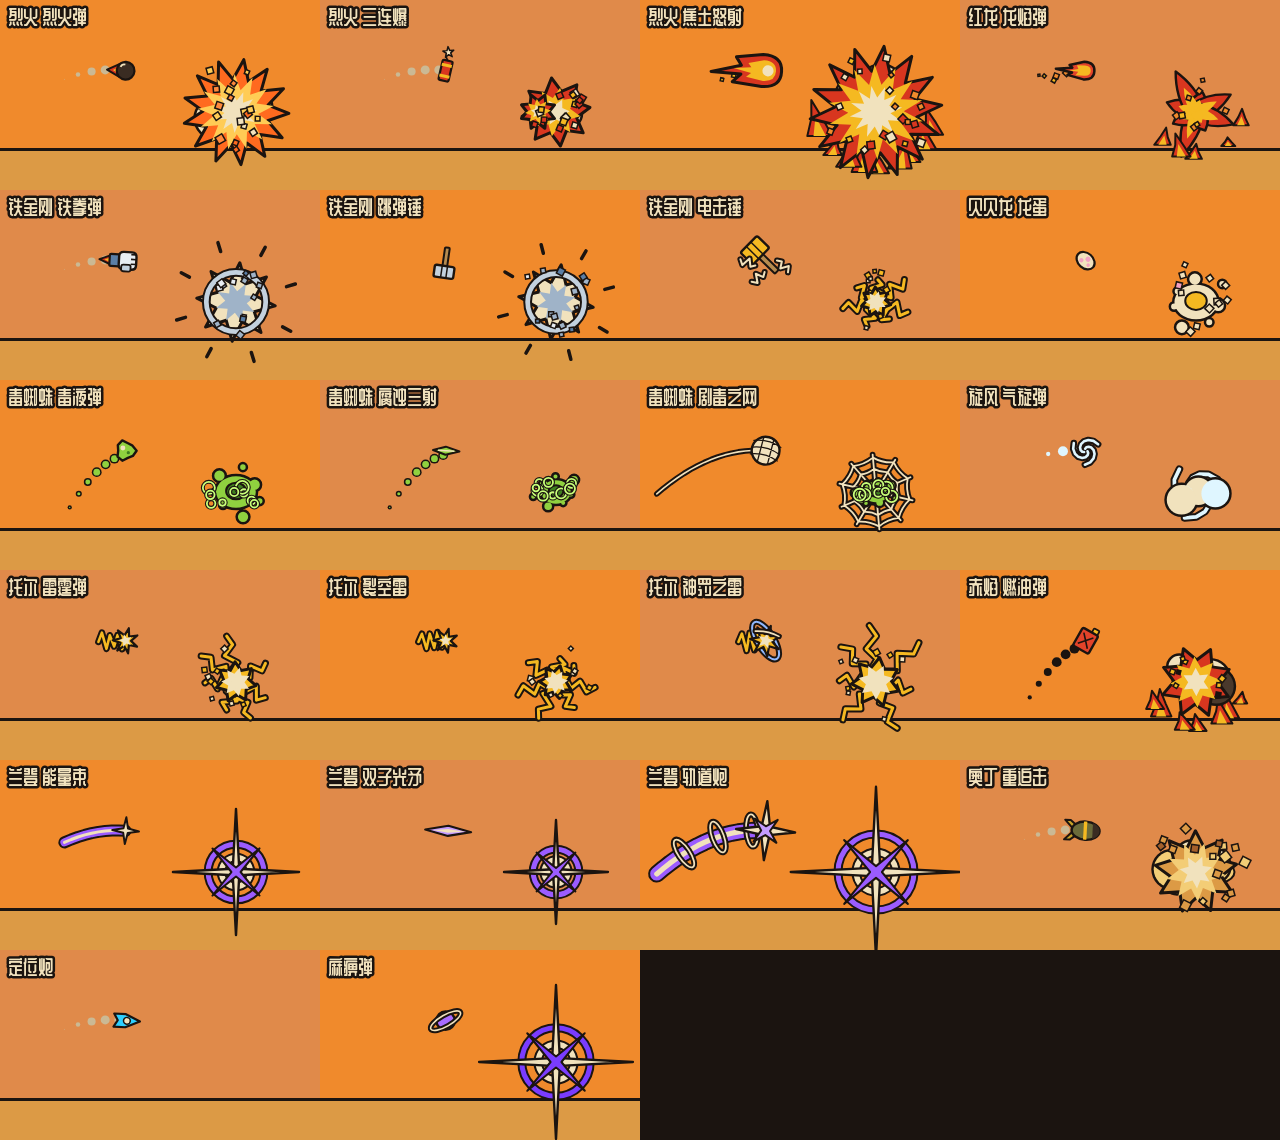
<file: test/weapon-check.html>
<!DOCTYPE html>
<html lang="zh-CN"><head><meta charset="utf-8"><title>武器外观自检</title>
<style>
@font-face{font-family:"RZ Display";src:url("../fonts/rz-display.woff2") format("woff2")}
html,body{margin:0;background:#1b1410} canvas{display:block}
</style></head>
<body>
<canvas id="c"></canvas>
<script src="../js/data.js"></script>
<script src="../js/render.js"></script>
<script>
/* 三十把武器 + 两种道具弹的外观总览：每格左边是飞行中的弹体（带一段假弹道和掉的渣），
   右边是落地效果。?f=6 指定落地效果推进到第几帧（默认 6；试试 2 / 14 / 40 看不同阶段）。
   改了 render.js 的 SHOTS / BOOMS 之后截一张图对着看。 */
var q = new URLSearchParams(location.search), F = parseInt(q.get('f') || '6', 10);
var list = [];
RZ.VEHICLES.forEach(function (v) { ['w1', 'w2', 'ss'].forEach(function (k) { list.push({ w: v[k], v: v, slot: k }); }); });
list.push({ w: RZ.LOCATOR, v: null }); list.push({ w: RZ.STUN_SHELL, v: null });
var COLS = 6, CW = 320, CH = 190, rows = Math.ceil(list.length / COLS);
var cv = document.getElementById('c'); cv.width = COLS * CW; cv.height = rows * CH;
var g = cv.getContext('2d');
var ground = RZ.MAPS[0].ground;
function draw() {
  list.forEach(function (it, i) {
    var x0 = (i % COLS) * CW, y0 = Math.floor(i / COLS) * CH, w = it.w;
    g.save();
    g.beginPath(); g.rect(x0, y0, CW, CH); g.clip();
    g.fillStyle = (i + Math.floor(i / COLS)) % 2 ? '#e08a4a' : '#f08a2c'; g.fillRect(x0, y0, CW, CH);
    g.fillStyle = ground.body; g.fillRect(x0, y0 + 150, CW, 40);
    g.fillStyle = '#1b1410'; g.fillRect(x0, y0 + 148, CW, 3);
    // 飞行中的弹体：沿一段抛物线走 40 帧，记下弹道、掉渣
    var fx = new RZ.Particles();
    var p = { x: x0 + 10, y: y0 + 120, vx: 3.4, vy: -3.2, w: w, age: 0, trail: [], team: 0 };
    for (var f = 0; f < 34; f++) {
      p.vy += 0.1; p.x += p.vx; p.y += p.vy; p.age++;
      if ((p.age & 1) === 0) p.trail.push(p.x, p.y);
      fx.trail(p); fx.update();
    }
    fx.draw(g);
    RZ.drawProjectile(g, p, 1000 + i * 37);
    // 落地效果
    var fx2 = new RZ.Particles();
    if (!w.locator) fx2.boom(x0 + 236, y0 + 112, Math.min(60, w.radius || 40), w, ground);
    for (f = 0; f < F; f++) fx2.update();
    fx2.drawMarks(g, 1000 + F * 16); fx2.draw(g);
    g.font = '20px "RZ Display", sans-serif'; g.textAlign = 'left'; g.lineJoin = 'round';
    g.lineWidth = 5; g.strokeStyle = '#1b1410'; g.strokeText((it.v ? it.v.name + ' ' : '') + w.name, x0 + 8, y0 + 24);
    g.fillStyle = '#f1e2bd'; g.fillText((it.v ? it.v.name + ' ' : '') + w.name, x0 + 8, y0 + 24);
    g.restore();
  });
}
draw();
if (document.fonts && document.fonts.ready) document.fonts.ready.then(draw);
</script>
</body></html>
</file>
<file: css/style.css>
/* 燃烧战车 — 界面样式
   基调：「火花贴画」——老火柴盒 / 鞭炮包装纸的套色印刷。
   五个专色：墨、纸、朱、黄、青。规矩只有几条，新加界面时照着来：
     · 一切都是「贴在红底上的纸标签」：纸色底、3px 墨线框、右下一块实心墨影（套印错位）
     · 颜色只平涂，不用渐变做立体感、不用模糊阴影、不用发光
     · 标题、按钮、数字用美术字（RZ Display）；成段的说明文字用系统黑体，保证读得清
     · 小标题是「朱红菱形 + 美术字 + 一道墨线」，不是加了字距的小灰字 */

@font-face {
  font-family: "RZ Display";
  src: url("../fonts/rz-display.woff2") format("woff2");
  font-display: swap;
}

:root {
  --ink: #1b1410;
  --ink-soft: #4a392c;
  --ink-dim: #7a644f;
  --paper: #f1e2bd;
  --paper-2: #e2cd9c;
  --paper-3: #cdb27a;
  --red: #d8361f;
  --red-deep: #a5230e;
  --yellow: #f5b921;
  --teal: #1f8f89;
  --teal-deep: #14605d;
  --green: #6cc04a;
  --display: "RZ Display", "PingFang SC", "Hiragino Sans GB", "Microsoft YaHei", system-ui, sans-serif;
  --body: "PingFang SC", "Hiragino Sans GB", "Microsoft YaHei", system-ui, sans-serif;
  --frame: 3px solid var(--ink);
  --drop: 5px 5px 0 var(--ink);
}

* { box-sizing: border-box; margin: 0; padding: 0; }

html, body {
  height: 100%;
  background: var(--red);
  color: var(--ink);
  font-family: var(--body);
  overflow: hidden;
  -webkit-font-smoothing: antialiased;
  user-select: none;
  -webkit-tap-highlight-color: transparent;
}

#app { position: relative; width: 100%; height: 100%; }

.screen {
  position: absolute; inset: 0;
  display: none;
  flex-direction: column;
  overflow: hidden;
  /* 红底上一层错位排列的深红网点 */
  background-color: var(--red);
  background-image:
    radial-gradient(circle, var(--red-deep) 2.2px, transparent 2.6px),
    radial-gradient(circle, var(--red-deep) 2.2px, transparent 2.6px);
  background-size: 18px 18px;
  background-position: 0 0, 9px 9px;
}
.screen.active { display: flex; }

h1, h2, h3, h4 { font-family: var(--display); font-weight: 400; }
:focus-visible { outline: 3px solid var(--teal); outline-offset: 2px; }

/* ---------- 通用控件 ---------- */
.btn {
  font-family: var(--display); font-size: 20px; letter-spacing: .04em;
  color: var(--ink);
  padding: 9px 24px 10px;
  background: var(--paper);
  border: var(--frame);
  border-radius: 2px;
  box-shadow: 4px 4px 0 var(--ink);
  cursor: pointer;
  transition: transform .06s, box-shadow .06s;
}
.btn:hover { transform: translate(-1px, -1px); box-shadow: 5px 5px 0 var(--ink); background: #f8eccd; }
.btn:active { transform: translate(3px, 3px); box-shadow: 1px 1px 0 var(--ink); }
.btn-primary { background: var(--yellow); }
.btn-primary:hover { background: #ffc93f; }
.btn-ghost { background: var(--paper-2); box-shadow: none; }
.btn-ghost:hover { background: var(--paper); box-shadow: none; transform: none; }
.btn:disabled { background: var(--paper-3); color: var(--ink-dim); cursor: default; box-shadow: none; transform: none; }

/* 纸标签：墨线框 + 里面再套一道细线 + 右下墨影 */
.panel {
  position: relative;
  background: var(--paper);
  border: var(--frame);
  border-radius: 2px;
  padding: 22px 22px 24px;
  box-shadow: inset 0 0 0 4px var(--paper), inset 0 0 0 5.5px var(--ink), var(--drop);
}
/* 小标题：朱红菱形 + 美术字 + 一道墨线拉到头 */
.panel-h {
  display: flex; align-items: center; gap: 10px;
  margin: 22px 0 12px;
  font-size: 22px; line-height: 1; color: var(--ink);
}
.panel-h::before {
  content: ""; flex: 0 0 auto; width: 10px; height: 10px; margin: 0 2px;
  background: var(--red); border: 2.5px solid var(--ink); transform: rotate(45deg);
}
.panel-h::after { content: ""; flex: 1; height: 3px; background: var(--ink); }
.panel-h:first-child { margin-top: 0; }
.panel-h em { font-style: normal; font-family: var(--display); font-size: 16px; color: var(--red); letter-spacing: 0; }

.chips { display: flex; flex-wrap: wrap; gap: 8px; }
.chip {
  font-family: var(--display); font-size: 16px; color: var(--ink-soft);
  padding: 6px 14px 7px; cursor: pointer;
  background: var(--paper-2); border: 2.5px solid var(--ink); border-radius: 2px;
}
.chip:hover { background: #f8eccd; color: var(--ink); }
.chip.active { color: var(--paper); background: var(--red); box-shadow: 3px 3px 0 var(--ink); }

/* ---------- 标题画面：一张放大的火花贴画 ---------- */
#screen-title {
  align-items: center; justify-content: center;
  background-image: none;
}
/* 从画面正中往外的放射线 */
.title-bg {
  position: absolute; inset: 0;
  background: repeating-conic-gradient(from 5deg at 50% 44%, var(--red) 0 10deg, var(--red-deep) 10deg 20deg);
}
/* 四周一圈标签边框 */
.title-bg::after {
  content: ""; position: absolute; inset: 14px;
  border: 4px solid var(--ink);
  box-shadow: inset 0 0 0 5px var(--yellow), inset 0 0 0 8px var(--ink);
  pointer-events: none;
}
.title-inner { position: relative; text-align: center; padding: 24px; display: flex; flex-direction: column; align-items: center; }
.kicker {
  font-family: var(--display); font-size: 20px; letter-spacing: .3em; text-indent: .3em;
  color: var(--paper); background: var(--ink); padding: 4px 18px 5px; margin-bottom: 10px;
}
.logo {
  font-size: clamp(76px, 15vw, 168px);
  letter-spacing: .04em; line-height: 1.02;
  color: var(--yellow);
  -webkit-text-stroke: 12px var(--ink); paint-order: stroke fill;
  text-shadow: 7px 7px 0 var(--ink), 8px 8px 0 var(--ink);
}
.logo span { display: inline-block; }
.logo .logo-hot { color: var(--paper); }
.sub {
  font-family: var(--display); font-size: 17px; letter-spacing: .46em; text-indent: .46em;
  color: var(--ink); background: var(--yellow); border: var(--frame);
  padding: 2px 16px 3px; margin: 2px 0 0;
}
#title-art { display: block; width: min(760px, 92vw); height: auto; margin: -6px 0 6px; }
.menu { display: flex; flex-wrap: wrap; justify-content: center; gap: 14px; margin: 0 auto; }
.menu .btn { padding: 10px 26px 12px; font-size: 24px; }
.menu .btn-primary { font-size: 30px; padding: 8px 34px 10px; }
.foot { margin-top: 22px; font-size: 14px; color: var(--paper); font-weight: 600; }
.ver { margin-top: 6px; font-family: var(--display); font-size: 14px; letter-spacing: .1em; color: var(--yellow); }

/* ---------- 顶栏：一条黄色的标签头 ---------- */
.bar {
  display: flex; align-items: center; justify-content: space-between;
  padding: 10px 20px; gap: 16px;
  background: var(--yellow);
  border-bottom: 4px solid var(--ink);
  flex: 0 0 auto;
}
.bar h2 { font-size: 30px; letter-spacing: .12em; color: var(--ink); }
.bar .btn { font-size: 17px; padding: 6px 16px 7px; }
.bar .btn-ghost { background: var(--paper); }

/* ---------- 出战准备 ---------- */
.setup-grid {
  flex: 1; min-height: 0;
  display: grid; grid-template-columns: 360px 1fr; gap: 20px;
  padding: 20px 24px 26px; overflow: auto;
  align-items: start;
}
.maps { display: grid; grid-template-columns: 1fr 1fr; gap: 8px; }
.map-card {
  position: relative; height: 64px; cursor: pointer; overflow: hidden;
  border: 2.5px solid var(--ink); border-radius: 2px;
  display: flex; align-items: flex-start; padding: 5px 8px;
  font-family: var(--display); font-size: 17px; color: var(--paper);
  -webkit-text-stroke: 4px var(--ink); paint-order: stroke fill;
}
.map-card:hover { transform: translate(-1px, -1px); }
.map-card.active { box-shadow: 4px 4px 0 var(--ink); outline: 3px solid var(--yellow); outline-offset: -6px; }

/* 战车卡：每一张都是一枚小贴画——上面是放射线底的立绘，下面一条墨带写名字 */
.veh-grid { display: grid; grid-template-columns: repeat(auto-fill, minmax(118px, 1fr)); gap: 12px; }
.veh-card {
  cursor: pointer; text-align: center; overflow: hidden;
  background: repeating-conic-gradient(from 0deg at 50% 78%, #f5b921 0 12deg, #f8cc52 12deg 24deg);
  border: var(--frame); border-radius: 2px;
  transition: transform .06s;
}
.veh-card:hover { transform: translate(-1px, -2px); }
.veh-card.active {
  background: repeating-conic-gradient(from 0deg at 50% 78%, var(--red) 0 12deg, #e55036 12deg 24deg);
  box-shadow: 4px 4px 0 var(--ink);
}
.veh-card canvas { display: block; margin: 8px auto 2px; }
.veh-card b {
  display: block; font-family: var(--display); font-weight: 400; font-size: 19px;
  color: var(--paper); background: var(--ink); padding: 3px 0 1px;
}
.veh-card i { display: block; font-style: normal; font-size: 11.5px; color: var(--paper-3); background: var(--ink); padding: 0 0 5px; }
.veh-card.active i { color: var(--yellow); }

.veh-detail { margin-top: 18px; min-height: 150px; }
.vd-top { display: flex; align-items: center; gap: 12px; margin-bottom: 8px; }
.vd-top b { font-family: var(--display); font-weight: 400; font-size: 38px; line-height: 1; }
.vd-top i {
  font-style: normal; font-family: var(--display); font-size: 15px;
  color: var(--paper); background: var(--teal); border: 2.5px solid var(--ink); padding: 1px 9px 2px;
}
.vd-desc { font-size: 14px; color: var(--ink-soft); line-height: 1.7; margin-bottom: 14px; max-width: 46em; }
.stat-rows { display: grid; grid-template-columns: repeat(2, 1fr); gap: 7px 22px; margin-bottom: 14px; }
.stat { display: flex; align-items: center; gap: 8px; font-size: 13px; }
.stat span { width: 34px; font-family: var(--display); font-size: 16px; }
.stat .track { flex: 1; height: 11px; background: var(--paper-2); border: 2.5px solid var(--ink); overflow: hidden; }
.stat .track i { display: block; height: 100%; background: var(--red); border-right: 2.5px solid var(--ink); }
.stat em { font-style: normal; font-family: var(--display); font-size: 16px; width: 38px; text-align: right; }
.wpn-rows { display: grid; gap: 6px; }
.wpn {
  display: grid; grid-template-columns: 54px 1fr auto; gap: 10px; align-items: center;
  font-size: 13px; background: var(--paper-2); border: 2.5px solid var(--ink); padding: 6px 10px;
}
.wpn u { text-decoration: none; font-family: var(--display); font-size: 15px; color: var(--red); }
.wpn b { font-family: var(--display); font-weight: 400; font-size: 17px; }
.wpn s { text-decoration: none; color: var(--ink-soft); font-size: 12.5px; }

/* ---------- 图鉴 / 说明 ---------- */
.codex { flex: 1; overflow: auto; padding: 20px 24px 28px; display: grid; grid-template-columns: repeat(auto-fill, minmax(340px, 1fr)); gap: 20px; align-content: start; }
.help { flex: 1; overflow: auto; padding: 20px 24px 28px; display: grid; grid-template-columns: repeat(auto-fit, minmax(340px, 1fr)); gap: 20px; align-content: start; }
.kv { list-style: none; display: grid; gap: 8px; }
.kv li { display: grid; grid-template-columns: 92px 1fr; gap: 12px; font-size: 14px; align-items: center; }
.kv b {
  font-family: var(--display); font-weight: 400; font-size: 16px; text-align: center;
  background: var(--paper-2); border: 2.5px solid var(--ink); box-shadow: 2px 2px 0 var(--ink); padding: 2px 0 3px;
}
.kv span { color: var(--ink-soft); }
.rules { list-style: none; display: grid; gap: 10px; font-size: 14px; line-height: 1.75; color: var(--ink-soft); }
.rules b { color: var(--red-deep); }

/* ---------- 战斗画面 ---------- */
#screen-game { background: var(--ink); background-image: none; }
#stage { position: absolute; inset: 0; width: 100%; height: 100%; display: block; }

.hud { position: absolute; inset: 0; pointer-events: none; font-size: 13px; }
.hud button { pointer-events: auto; }

.hud-top-center { position: absolute; top: 10px; left: 50%; transform: translateX(-50%); display: flex; align-items: center; gap: 14px; }
.wind-box { position: relative; width: 112px; height: 112px; }
#wind-dial { position: absolute; inset: 0; }
.wind-num { position: absolute; inset: 0; display: flex; flex-direction: column; align-items: center; justify-content: center; pointer-events: none; padding-bottom: 12px; }
.wind-num span { font-family: var(--display); font-size: 34px; color: var(--ink); line-height: 1; }
.wind-num i { font-style: normal; font-family: var(--display); font-size: 13px; color: var(--ink-soft); }
.timer {
  min-width: 66px; text-align: center; font-family: var(--display); font-size: 38px; line-height: 1;
  color: var(--ink); background: var(--yellow);
  border: var(--frame); box-shadow: 4px 4px 0 var(--ink); padding: 5px 10px 7px;
}
.timer.warn { color: var(--paper); background: var(--red); animation: blink .5s steps(2, jump-none) infinite; }
@keyframes blink { 50% { background: var(--ink); } }

.hud-top-right { position: absolute; top: 12px; right: 12px; display: flex; gap: 7px; }
.icon-btn {
  width: 40px; height: 40px; font-family: var(--display); font-size: 19px; cursor: pointer;
  color: var(--ink-dim); background: var(--paper-2);
  border: var(--frame); border-radius: 2px;
}
.icon-btn.on { color: var(--ink); background: var(--yellow); box-shadow: 3px 3px 0 var(--ink); }

.hud-bottom-left { position: absolute; left: 14px; bottom: 16px; }
.unit-card {
  width: 240px; padding: 9px 12px 11px;
  background: var(--paper); border: var(--frame); box-shadow: var(--drop);
}
.uc-head { display: flex; align-items: baseline; gap: 8px; margin-bottom: 6px; }
.uc-head b { font-family: var(--display); font-weight: 400; font-size: 24px; line-height: 1; }
.uc-head i { font-style: normal; font-family: var(--display); font-size: 14px; color: var(--red); }
.meter { display: flex; align-items: center; gap: 7px; margin-top: 5px; }
.mlabel { width: 30px; font-family: var(--display); font-size: 15px; }
.mbar { position: relative; flex: 1; height: 13px; background: var(--paper-3); border: 2.5px solid var(--ink); overflow: hidden; }
.mfill { height: 100%; width: 0; transition: width .2s; }
.mfill.hp { background: var(--green); }
.mfill.fu { background: var(--yellow); }
/* 选中武器要花掉的那一段油，叠在燃料条右端：朱红斜纹 */
.mcost {
  position: absolute; top: 0; bottom: 0; width: 0;
  background: repeating-linear-gradient(45deg, var(--red) 0 3px, var(--paper) 3px 6px);
}
.uc-foot {
  display: flex; justify-content: space-between; gap: 10px;
  margin-top: 8px; padding-top: 6px; border-top: 2.5px solid var(--ink);
  font-size: 12px; color: var(--ink-soft);
}
.uc-foot b { font-family: var(--display); font-weight: 400; color: var(--red); font-size: 16px; }
.meter em { font-style: normal; font-family: var(--display); width: 40px; text-align: right; font-size: 16px; }

.hud-bottom-center { position: absolute; left: 50%; bottom: 16px; transform: translateX(-50%); display: flex; flex-direction: column; align-items: center; gap: 9px; }
.weapons { display: flex; gap: 9px; }
.wbtn {
  pointer-events: auto; cursor: pointer; font: inherit;
  min-width: 116px; padding: 5px 11px 7px; text-align: left;
  background: var(--paper); border: var(--frame); border-radius: 2px; color: var(--ink);
}
.wbtn u { display: block; text-decoration: none; font-size: 11px; color: var(--ink-dim); }
.wbtn b { display: block; font-family: var(--display); font-weight: 400; font-size: 20px; line-height: 1.15; }
.wbtn s { display: block; text-decoration: none; font-size: 11.5px; color: var(--ink-soft); }
.wbtn.active { background: var(--yellow); box-shadow: 4px 4px 0 var(--ink); transform: translate(-2px, -2px); }
.wbtn.active u, .wbtn.active s { color: var(--ink); }
.wbtn.locked { background: var(--paper-3); }
.wbtn.locked b { color: var(--ink-dim); }

.power-wrap { display: flex; flex-direction: column; align-items: center; gap: 4px; }
.power-bar {
  position: relative; width: 340px; height: 20px;
  background: var(--paper-2); border: var(--frame); box-shadow: 4px 4px 0 var(--ink);
}
/* 三段平涂：青 → 黄 → 朱。背景按整条槽的宽度铺，所以蓄到哪就露出哪一段 */
#power-fill {
  height: 100%; width: 0%;
  background: linear-gradient(90deg, var(--teal) 0 34%, var(--yellow) 34% 68%, var(--red) 68%) 0 0 / 334px 100% no-repeat;
}
.power-ticks {
  position: absolute; inset: 0;
  background: repeating-linear-gradient(90deg, transparent 0 31.4px, var(--ink) 31.4px 33.4px);
}
/* 爽快规则下蓄力条可以点：点哪标哪 */
.power-bar.markable { pointer-events: auto; cursor: pointer; touch-action: none; }
.power-bar.markable::before { content: ""; position: absolute; inset: -12px -6px; }   /* 把可点的范围放大一圈 */
/* 上一发实际打出去的力度（和标记不一样时才显示）：一根细墨线 */
.power-last {
  position: absolute; top: -4px; bottom: -4px; width: 2px;
  background: var(--ink); transform: translateX(-1px); pointer-events: none;
}
/* 标记的力度（经典规则下是上一发用过的力度）：预览线就是按它画的 */
.power-mark {
  position: absolute; top: -8px; bottom: -8px; width: 8px;
  background: var(--paper); border: 2px solid var(--ink);
  transform: translateX(-4px); pointer-events: none;
}
#pow-last { color: var(--paper-2); margin-left: 8px; font-size: 14px; }

/* 待命：不是自己的回合，面板显示的是自己的车，且不可操作 */
/* 待命只用 opacity：filter 会让整块面板每帧重新栅格化，很吃帧 */
.standby { opacity: .5; }
.standby .wbtn { cursor: default; }
.unit-card.standby .uc-head i { color: var(--ink-dim); }
.aim-read {
  font-family: var(--display); font-size: 17px; color: var(--paper);
  -webkit-text-stroke: 4px var(--ink); paint-order: stroke fill;
}
.aim-read b { font-weight: 400; color: var(--yellow); font-size: 22px; }

.hud-bottom-right { position: absolute; right: 14px; bottom: 16px; }
.hint { font-size: 12px; color: var(--ink-soft); background: var(--paper); border: 2.5px solid var(--ink); padding: 4px 9px; }

.ticker {
  position: absolute; left: 50%; top: 134px; transform: translateX(-50%);
  display: flex; flex-direction: column; align-items: center; gap: 2px;
  font-family: var(--display); font-size: 19px; pointer-events: none;
  -webkit-text-stroke: 4px var(--ink); paint-order: stroke fill;
}
.turn-flash {
  position: absolute; left: 50%; top: 36%; transform: translate(-50%, -50%) rotate(-3deg);
  font-family: var(--display); font-size: 68px; letter-spacing: .08em; white-space: nowrap;
  opacity: 0; pointer-events: none;
  -webkit-text-stroke: 10px var(--ink); paint-order: stroke fill;
  text-shadow: 6px 6px 0 var(--ink);
}
.turn-flash.go { animation: flash 1.1s steps(1, end); }
/* 「啪」地盖上去、停住、撤掉：像盖章，不是淡入淡出 */
@keyframes flash {
  0% { opacity: 1; transform: translate(-50%,-50%) rotate(-3deg) scale(1.5); }
  7% { opacity: 1; transform: translate(-50%,-50%) rotate(-3deg) scale(.94); }
  14% { opacity: 1; transform: translate(-50%,-50%) rotate(-3deg) scale(1); }
  88% { opacity: 1; transform: translate(-50%,-50%) rotate(-3deg) scale(1); }
  100% { opacity: 0; }
}

/* ---------- 触屏 ---------- */
.touch { position: absolute; inset: auto 0 0 0; display: none; justify-content: space-between; padding: 10px; gap: 8px; }
.tbtn {
  flex: 1; height: 54px; font-size: 20px; font-family: var(--display);
  color: var(--ink); background: var(--paper);
  border: var(--frame); border-radius: 2px; box-shadow: 3px 3px 0 var(--ink);
}
.tfire { flex: 1.6; background: var(--yellow); font-size: 26px; }
body.touch-mode .touch { display: flex; }
body.touch-mode .hud-bottom-right { display: none; }
body.touch-mode .hud-bottom-center { bottom: 82px; }
body.touch-mode .hud-bottom-left { bottom: 82px; }

/* ---------- 弹层 ---------- */
.overlay {
  position: absolute; inset: 0; display: none;
  align-items: center; justify-content: center;
  background: rgba(27, 20, 16, .74); z-index: 5;
}
.overlay.show { display: flex; }
.dialog {
  min-width: 320px; padding: 26px 30px 28px; text-align: center;
  background: var(--paper);
  border: var(--frame);
  box-shadow: inset 0 0 0 4px var(--paper), inset 0 0 0 5.5px var(--ink), 8px 8px 0 var(--ink);
  display: flex; flex-direction: column; gap: 12px;
}
.dialog.wide { min-width: 440px; }
.dialog [hidden] { display: none; }
.dialog h3 {
  font-size: 54px; letter-spacing: .1em; line-height: 1.1; color: var(--red); margin-bottom: 4px;
  -webkit-text-stroke: 7px var(--ink); paint-order: stroke fill;
}
.dialog .row { display: flex; gap: 12px; justify-content: center; margin-top: 6px; }
.result-body { text-align: left; display: grid; gap: 6px; margin-bottom: 8px; }
.rrow {
  display: grid; grid-template-columns: 14px 1fr auto auto; gap: 10px; align-items: center;
  font-size: 13.5px; padding: 6px 10px; background: var(--paper-2); border: 2.5px solid var(--ink);
}
.rrow .dot { width: 12px; height: 12px; border: 2px solid var(--ink); }
.rrow .dmg { font-family: var(--display); font-size: 17px; color: var(--red-deep); }
.rrow .dim { color: var(--ink-dim); }
.rrow.out { background: var(--paper-3); color: var(--ink-dim); }
.rrow.bonus { background: var(--yellow); }
.pause-note { font-size: 12.5px; color: var(--ink-soft); }
.pause-note:empty { display: none; }

/* ---------- 道具 ---------- */
.items { display: flex; gap: 7px; justify-content: flex-end; margin-bottom: 9px; }
.islot {
  position: relative; width: 56px; height: 56px; cursor: pointer; pointer-events: auto;
  background: var(--paper); border: var(--frame); border-radius: 2px;
  display: flex; flex-direction: column; align-items: center; justify-content: center;
  font: inherit; color: var(--ink);
}
.islot:hover { transform: translate(-1px, -2px); }
.islot b { font-family: var(--display); font-weight: 400; font-size: 17px; }
.islot i { font-style: normal; font-size: 10px; color: var(--ink-dim); }
.islot .pip { width: 22px; height: 6px; border: 2px solid var(--ink); margin-bottom: 3px; }
.islot.armed { background: var(--yellow); box-shadow: 4px 4px 0 var(--ink); transform: translate(-2px, -2px); }
.islot.armed::after {
  content: "再点一次确认"; position: absolute; bottom: -24px; right: -4px;
  font-family: var(--display); font-size: 14px; color: var(--paper); background: var(--ink); padding: 1px 6px 2px; white-space: nowrap;
}
.islot.empty { background: var(--paper-3); border-style: dashed; cursor: default; opacity: .7; }
.islot.empty:hover { transform: none; }
.islot:disabled { cursor: default; background: var(--paper-3); }
.item-tip {
  max-width: 300px; margin: 0 0 8px auto; text-align: left;
  font-size: 12.5px; line-height: 1.6; color: var(--ink-soft);
  background: var(--paper); border: 2.5px solid var(--ink); padding: 6px 10px;
}
.item-tip:empty { display: none; }
.item-tip b { font-family: var(--display); font-weight: 400; font-size: 16px; color: var(--red-deep); }

/* 赛前选购 */
.loadout { display: grid; grid-template-columns: repeat(4, 1fr); gap: 8px; margin-bottom: 12px; }
.lslot {
  width: 100%; height: 54px; border: 2.5px dashed var(--ink-dim);
  display: flex; flex-direction: column; align-items: center; justify-content: center;
  font-family: var(--display); font-size: 15px; color: var(--ink-dim); cursor: pointer; background: var(--paper-2);
}
.lslot.filled { border-style: solid; border-color: var(--ink); color: var(--ink); background: #f8eccd; box-shadow: 2px 2px 0 var(--ink); }
.lslot .pip { width: 22px; height: 6px; border: 2px solid var(--ink); margin-bottom: 4px; }
.shop { display: grid; grid-template-columns: repeat(3, 1fr); gap: 7px; }
.shop-item {
  text-align: center; cursor: pointer; font: inherit; color: var(--ink);
  background: var(--paper-2); border: 2.5px solid var(--ink); padding: 6px 4px 5px;
}
.shop-item:hover { background: #f8eccd; transform: translate(-1px, -1px); }
.shop-item:disabled { background: var(--paper-3); color: var(--ink-dim); cursor: default; transform: none; }
.shop-item b { display: block; font-family: var(--display); font-weight: 400; font-size: 15px; }
.shop-item .pip { width: 22px; height: 6px; border: 2px solid var(--ink); margin: 0 auto 4px; }
.shop-hint { font-size: 12px; color: var(--ink-soft); line-height: 1.6; margin-top: 9px; min-height: 36px; }
.shop-hint b { color: var(--red-deep); }

/* ============================================================
   爽快规则的 HUD 补充
   ============================================================ */
.queue {
  position: absolute; top: 14px; left: 14px; max-width: 34%;
  display: flex; flex-wrap: wrap; align-items: center; gap: 6px;
}
.queue[hidden] { display: none; }
.queue i {
  font-style: normal; font-family: var(--display); font-size: 15px; color: var(--paper);
  padding: 2px 8px 3px; background: var(--ink);
}
.queue span {
  font-family: var(--display); font-size: 16px; padding: 1px 9px 2px; color: var(--ink);
  background: var(--paper); border: 2.5px solid var(--ink); border-bottom-width: 6px;
}
/* 当前行动的那辆：整块翻成黄色并抬起来。阵营色留在下边那道粗线上（内联 border-color） */
/* 这场战斗的特殊规矩：地图词条、限时挑战。排在出手顺序后面，另起一行 */
.queue em { flex-basis: 100%; height: 0; }
.queue u { text-decoration: none; font-family: var(--display); font-size: 14px; padding: 1px 8px 2px; color: var(--ink);
  background: var(--yellow); border: 2.5px solid var(--ink); }
.queue u.hot { background: var(--red); color: var(--paper); }
.queue span.now { background: var(--yellow); box-shadow: 3px 3px 0 var(--ink); transform: translate(-1px, -2px); }

/* ============================================================
   远征
   ============================================================ */
.run-purse { font-family: var(--display); font-size: 17px; color: var(--ink); min-width: 120px; text-align: right; }
.run-purse b { font-weight: 400; font-size: 26px; color: var(--red-deep); }
.run-root { flex: 1; overflow: auto; padding: 20px 24px 28px; }
.run-tip { font-size: 12.5px; color: var(--ink-soft); line-height: 1.7; margin-top: 9px; }

/* ---- 营地 ---- */
.run-hub { display: grid; grid-template-columns: minmax(0, 1.15fr) minmax(0, 1fr); gap: 20px; max-width: 1200px; margin: 0 auto; align-items: start; }
/* ---- v1.5：营地的分页、每日挑战、种子、图鉴、成就、历史 ---- */
.run-page { max-width: 1200px; margin: 0 auto; }
.hub-tabs { margin-bottom: 16px; }
.hub-tabs .chip { font-size: 17px; padding: 6px 16px 7px; }
.daily { display: flex; gap: 12px; align-items: center; margin-bottom: 16px; padding: 10px 12px; background: var(--yellow); border: 3px solid var(--ink); box-shadow: 4px 4px 0 var(--ink); }
.daily > span { flex: 0 0 auto; background: var(--paper); border: 2.5px solid var(--ink); line-height: 0; padding-top: 2px; }
.daily > div { flex: 1; min-width: 0; }
.daily u { text-decoration: none; font-family: var(--display); font-size: 13px; padding: 1px 6px 2px; background: var(--ink); color: var(--yellow); margin-right: 8px; }
.daily b { font-family: var(--display); font-weight: 400; font-size: 21px; }
.daily small { display: block; font-size: 12.5px; line-height: 1.55; color: var(--ink); margin-top: 2px; }
.daily .daily-rec { font-weight: 600; }
.daily.resume { background: var(--paper); }
.daily.resume u { background: var(--teal); color: var(--paper); }
.seed-in { width: 100%; font-family: var(--display); font-size: 22px; letter-spacing: 3px; text-transform: uppercase; padding: 7px 10px; color: var(--ink);
  background: var(--paper); border: 3px solid var(--ink); border-radius: 0; outline: none; }
.seed-in:focus { background: #fff8e4; box-shadow: 3px 3px 0 var(--ink); }
.seed-in::placeholder { letter-spacing: 0; font-size: 16px; color: var(--ink-dim); }
.seed-line { margin-top: 10px; font-size: 12.5px; color: var(--ink-soft); }
.seed-line b { font-family: var(--display); font-weight: 400; font-size: 16px; letter-spacing: 2px; color: var(--ink); }
.act-row.endless span { background: var(--red); color: var(--paper); padding: 0 7px 1px; }
.endless-mul { font-size: 12.5px; line-height: 1.6; color: var(--red-deep); font-weight: 600; margin-bottom: 4px; }
.offers.cx-grid { grid-template-columns: repeat(4, minmax(0, 1fr)); gap: 12px; margin-bottom: 8px; }
.offer.cx { min-height: 0; box-shadow: 3px 3px 0 var(--ink); }
.offer.cx b { font-size: 22px; }
.offer.cx p { font-size: 12.5px; padding-bottom: 12px; }
.offer.cx.unseen { background: var(--paper-3); box-shadow: none; }
.offer.cx.unseen u { background: var(--ink-dim); color: var(--paper); }
.offer.cx.unseen b, .offer.cx.unseen p { color: var(--ink-dim); }
.offer.syn-card u { background: var(--red); color: var(--paper); }
.ach-list { display: grid; grid-template-columns: repeat(2, minmax(0, 1fr)); gap: 8px 14px; }
.ach { display: flex; gap: 10px; align-items: center; padding: 7px 10px; background: var(--paper-3); border: 2.5px solid var(--ink-dim); color: var(--ink-dim); }
.ach.done { background: var(--paper); border-color: var(--ink); color: var(--ink); box-shadow: 3px 3px 0 var(--ink); }
.ach i { flex: 0 0 24px; height: 24px; font-style: normal; font-weight: 700; text-align: center; line-height: 22px; border: 2.5px solid currentColor; }
.ach.done i { background: var(--yellow); }
.ach > div { flex: 1; min-width: 0; }
.ach b { display: block; font-family: var(--display); font-weight: 400; font-size: 19px; }
.ach span { font-size: 12.5px; line-height: 1.5; }
.ach em { font-style: normal; font-family: var(--display); font-size: 14px; white-space: nowrap; }
.ach-new { display: flex; flex-wrap: wrap; gap: 4px 10px; align-items: baseline; margin: 0 0 12px; padding: 8px 12px; background: var(--yellow); border: 3px solid var(--ink); box-shadow: 4px 4px 0 var(--ink); text-align: left; }
.ach-new u { text-decoration: none; font-family: var(--display); font-size: 13px; padding: 1px 6px 2px; background: var(--ink); color: var(--yellow); }
.ach-new b { font-family: var(--display); font-weight: 400; font-size: 21px; color: var(--ink); }
.ach-new span { flex: 1; font-size: 13px; color: var(--ink); }
.ach-new em { font-style: normal; font-family: var(--display); font-size: 15px; color: var(--red-deep); }
.hist-list { display: grid; gap: 10px; }
.hist { display: flex; gap: 12px; align-items: center; padding: 8px 12px; background: var(--paper-2); border: 2.5px solid var(--ink); border-left: 10px solid var(--red); }
.hist.won { border-left-color: var(--yellow); background: var(--paper); }
.hist > span { flex: 0 0 auto; background: var(--paper); border: 2.5px solid var(--ink); line-height: 0; padding-top: 2px; }
.hist > div:first-of-type { flex: 1; min-width: 0; }
.hist b { font-family: var(--display); font-weight: 400; font-size: 20px; margin-right: 8px; }
.hist i { font-style: normal; font-size: 12px; margin-right: 6px; padding: 0 5px 1px; background: var(--ink); color: var(--paper); vertical-align: 2px; }
.hist small { display: block; margin-top: 3px; font-size: 12.5px; line-height: 1.55; color: var(--ink-soft); }
.hist-r { text-align: right; display: grid; gap: 6px; justify-items: end; }
.hist-r em { font-style: normal; font-family: var(--display); font-size: 22px; }
.hist-r .btn { font-size: 13px; padding: 4px 9px; }
.share-box { width: 100%; height: 58px; margin: 12px 0 0; padding: 7px 9px; resize: none; font: 12.5px/1.5 inherit; color: var(--ink-soft); background: var(--paper-2); border: 2.5px solid var(--ink); border-radius: 0; }
.over-btns { display: flex; gap: 12px; justify-content: center; margin-top: 14px; }
.over-note { color: var(--red-deep); font-weight: 600; }
.run-hub .veh-card.locked { background: var(--paper-3); }
.run-hub .veh-card.locked canvas { opacity: .45; }
.run-hub .veh-card.locked.active { background: var(--paper-2); box-shadow: 4px 4px 0 var(--ink); }
.run-brief { font-size: 13.5px; }
.run-go-row { margin-top: 24px; }
.run-go { width: 100%; padding: 8px 0 12px; font-size: 40px; letter-spacing: .3em; text-indent: .3em; }

/* ---- 进行中：左边状态栏，右边当前要处理的事 ---- */
.run-grid { display: grid; grid-template-columns: 326px minmax(0, 1fr); gap: 22px; max-width: 1300px; margin: 0 auto; align-items: start; }
.run-side { padding: 18px; }
.rs-head { display: flex; gap: 12px; align-items: center; }
.rs-head > span { flex: 0 0 auto; background: var(--yellow); border: 2.5px solid var(--ink); padding: 2px 0 0; line-height: 0; }
.rs-head > div { flex: 1; min-width: 0; }
.rs-head b { font-family: var(--display); font-weight: 400; font-size: 30px; line-height: 1; }
.rs-head .mbar { margin: 6px 0 4px; }
.rs-head small { font-size: 12.5px; color: var(--ink-soft); }
.act-pips { margin-top: 14px; display: grid; gap: 5px; }
.act-row { display: flex; align-items: center; gap: 5px; font-family: var(--display); font-size: 15px; color: var(--ink-dim); }
.act-row.cur { color: var(--ink); }
.act-row span { width: 70px; }
.act-row i { flex: 1; height: 10px; background: var(--paper-2); border: 2px solid var(--ink-dim); }
.act-row i.done { background: var(--ink); border-color: var(--ink); }
.act-row i.cur { background: var(--yellow); border-color: var(--ink); box-shadow: 2px 2px 0 var(--ink); }
.act-row i.boss { flex: 1.6; border-color: var(--red); }
.act-row i.boss.done { border-color: var(--ink); }
.rw { background: var(--paper-2); border: 2.5px solid var(--ink); padding: 5px 9px 7px; margin-bottom: 6px; font-size: 12.5px; }
.rw u { text-decoration: none; font-family: var(--display); color: var(--red); font-size: 15px; margin-right: 7px; }
.rw b { font-family: var(--display); font-weight: 400; font-size: 18px; }
.rw s { display: block; text-decoration: none; color: var(--ink-soft); font-size: 12px; margin-top: 1px; }
.rw-mods { display: flex; flex-wrap: wrap; gap: 4px; margin-top: 5px; }
.rw-mods em {
  font-style: normal; font-family: var(--display); font-size: 14px; padding: 0 6px 1px;
  color: var(--ink); background: var(--yellow); border: 2px solid var(--ink);
}
.ritems { display: grid; grid-template-columns: repeat(4, 1fr); gap: 6px; }
.ritem {
  display: flex; flex-direction: column; align-items: center; gap: 3px; padding: 6px 2px 5px;
  font-family: var(--display); font-size: 15px; background: #f8eccd; border: 2.5px solid var(--ink);
}
.ritem i { width: 22px; height: 6px; border: 2px solid var(--ink); }
.ritem.empty { background: var(--paper-2); border-style: dashed; border-color: var(--ink-dim); color: var(--ink-dim); }
.run-side .relic { padding: 5px 9px 7px; margin-bottom: 6px; background: var(--paper-2); border: 2.5px solid var(--ink); border-left: 9px solid var(--ink-dim); }
.run-side .relic.rare { border-left-color: var(--yellow); }
.run-side .relic.boss { border-left-color: var(--red); }
.run-side .relic b { display: block; font-family: var(--display); font-weight: 400; font-size: 17px; }
/* 诅咒：墨色的带子；联动：整条黄底——手里凑成的东西要一眼看得出来 */
.run-side .relic.curse { border-left-color: var(--ink); background: var(--paper-3); }
.run-side .relic.syn { border-left-color: var(--red); background: var(--yellow); }
.run-side .relic b i { font-style: normal; font-size: 12px; margin-left: 6px; padding: 0 5px 1px; background: var(--ink); color: var(--paper); vertical-align: 2px; }
/* 战车的远征被动：营地详情、侧栏都是这一块 */
.passive { margin: 12px 0 4px; padding: 7px 10px 9px; background: var(--paper-2); border: 2.5px solid var(--ink); }
.passive u { text-decoration: none; font-family: var(--display); font-size: 13px; padding: 1px 6px 2px; background: var(--teal); color: var(--paper); margin-right: 8px; }
.passive b { font-family: var(--display); font-weight: 400; font-size: 19px; }
.passive span { display: block; margin-top: 3px; font-size: 12.5px; line-height: 1.6; color: var(--ink-soft); }
.run-side .relic span { font-size: 12px; color: var(--ink-soft); line-height: 1.5; }
.run-quit { width: 100%; margin-top: 14px; font-size: 15px; padding: 5px; }

/* 右边的标题直接写在红底上：纸色字 + 墨线 */
.run-title {
  font-size: 40px; letter-spacing: .04em; margin-bottom: 14px; color: var(--paper);
  display: flex; align-items: baseline; flex-wrap: wrap; gap: 6px 16px;
  -webkit-text-stroke: 7px var(--ink); paint-order: stroke fill;
}
.run-title small {
  font-family: var(--display); font-size: 18px; letter-spacing: .04em; color: var(--ink);
  -webkit-text-stroke: 0; background: var(--yellow); border: 2.5px solid var(--ink); padding: 1px 10px 2px;
}

/* ---- 路线上的去处 / 奖励 / 商店：都是「标签卡」，顶上一条按类别上色的带子 ---- */
.nodes { display: grid; gap: 20px; grid-template-columns: repeat(3, minmax(0, 1fr)); }
.nodes.n2 { grid-template-columns: repeat(2, minmax(0, 1fr)); }
.nodes.n1 { grid-template-columns: minmax(0, 540px); }
.node, .offer {
  display: flex; flex-direction: column;
  background: var(--paper); border: var(--frame); border-radius: 2px;
  box-shadow: var(--drop);
}
.node { min-height: 236px; cursor: pointer; transition: transform .06s, box-shadow .06s; }
.node:hover { transform: translate(-2px, -3px); box-shadow: 8px 9px 0 var(--ink); }
.node h4, .offer u {
  display: block; text-decoration: none;
  font-family: var(--display); font-size: 24px; letter-spacing: .12em; line-height: 1;
  color: var(--paper); background: var(--ink-soft);
  padding: 8px 14px 10px; border-bottom: var(--frame);
}
.node.fight h4 { background: var(--teal); }
.node.elite h4 { background: var(--yellow); color: var(--ink); }
.node.boss h4 { background: var(--red); font-size: 34px; }
.node.shop h4, .node.rest h4 { background: #4f9a35; }
.node.event h4 { background: #6b4fa0; }
.node.trial h4 { background: var(--red); }
.node.chest h4 { background: var(--yellow); color: var(--ink); }
.node.altar h4 { background: var(--ink); color: var(--yellow); }
/* 节点上的地图词条 / 限时：黄底小标签带一句说明 */
.node-body .node-mod, .node-body .foe-note { font-size: 12.5px; line-height: 1.6; color: var(--ink-soft); }
.node-mod b { font-family: var(--display); font-weight: 400; font-size: 14px; color: var(--ink); background: var(--yellow);
  border: 2px solid var(--ink); padding: 0 6px 1px; margin-right: 7px; white-space: nowrap; }
.node-mod.hot b { background: var(--red); color: var(--paper); }
.foe-note { padding-left: 8px; border-left: 3px solid var(--ink-dim); }
.node-foot .mod-bonus { display: block; margin-top: 5px; color: var(--red-deep); font-weight: 600; }
.node-body { flex: 1; display: grid; gap: 10px; align-content: start; padding: 14px; }
.node-body p { font-size: 14px; color: var(--ink-soft); line-height: 1.7; }
.node-foot { margin: 0 14px; padding: 9px 0 12px; border-top: 2.5px solid var(--ink); font-size: 12.5px; color: var(--ink-soft); }
.foe { display: flex; gap: 10px; align-items: center; }
.foe > span { flex: 0 0 auto; background: var(--paper-2); border: 2.5px solid var(--ink); line-height: 0; padding-top: 2px; }
.foe b { display: block; font-family: var(--display); font-weight: 400; font-size: 22px; line-height: 1.1; }
.foe small { display: block; font-size: 12.5px; color: var(--ink-soft); margin-top: 2px; }
.foe .foe-tags { color: var(--red-deep); font-weight: 600; }

.offers { display: grid; gap: 20px; grid-template-columns: repeat(3, minmax(0, 1fr)); }
.offers.shop-grid { grid-template-columns: repeat(auto-fill, minmax(196px, 1fr)); }
.offer { min-height: 200px; }
.offer u { font-size: 17px; letter-spacing: .06em; padding: 5px 12px 7px; }
.offer > b { font-family: var(--display); font-weight: 400; font-size: 30px; line-height: 1.1; padding: 12px 14px 0; }
.offer p { flex: 1; font-size: 13.5px; line-height: 1.7; color: var(--ink-soft); padding: 6px 14px 10px; }
.offer.mod u { background: var(--teal); }
.offer.rare u { background: var(--yellow); color: var(--ink); }
.offer.boss u { background: var(--red); }
.offer.curse u { background: var(--ink); color: var(--yellow); }
.offer.curse { background: var(--paper-2); }
.offers.four { grid-template-columns: repeat(4, minmax(0, 1fr)); }
.syns { display: grid; gap: 5px; padding: 0 14px 12px; }
.syn { font-style: normal; font-size: 12px; line-height: 1.5; color: var(--ink-soft); padding-left: 8px; border-left: 3px solid var(--ink-dim); }
.syn.on { color: var(--ink); background: var(--yellow); border: 2px solid var(--ink); padding: 3px 7px 4px; font-weight: 600; }
.run-skip.row { display: flex; gap: 12px; }
.offer.item u, .offer.rest u, .offer.repair u { background: #4f9a35; }
.offer.gone { background: var(--paper-3); box-shadow: none; }
.offer .btn { margin: 0 14px 14px; padding: 5px 12px 7px; font-size: 19px; }
.sold { font-family: var(--display); font-size: 17px; color: var(--ink-dim); text-align: center; padding: 0 0 16px; }
.slot-pick { display: grid; gap: 7px; padding: 0 14px 14px; }
.slot-pick > small { font-family: var(--display); font-size: 15px; color: var(--red-deep); }
.slot-pick .btn { margin: 0; display: flex; justify-content: space-between; align-items: baseline; padding: 4px 10px 6px; font-size: 18px; box-shadow: 3px 3px 0 var(--ink); }
.slot-pick .btn small { font-family: var(--body); font-size: 12px; color: var(--ink-soft); }
.run-skip { margin-top: 20px; }

.event {
  max-width: 580px; display: grid; gap: 14px; padding: 26px;
  background: var(--paper); border: var(--frame);
  box-shadow: inset 0 0 0 4px var(--paper), inset 0 0 0 5.5px var(--ink), var(--drop);
}
.event h3 { font-size: 40px; line-height: 1.1; color: var(--red); -webkit-text-stroke: 6px var(--ink); paint-order: stroke fill; }
.event p { font-size: 15px; line-height: 1.8; color: var(--ink); }
.event-opt { display: flex; flex-direction: column; align-items: flex-start; gap: 2px; text-align: left; }
.event-opt b { font-weight: 400; }
.event-opt small { font-family: var(--body); font-size: 12.5px; color: var(--ink-soft); }

.run-over { display: flex; justify-content: center; padding-top: 5vh; }
.over-line { font-size: 14px; color: var(--ink-soft); }
.run-over .rrow { grid-template-columns: 0 110px 1fr auto; }

/* ---- 进度备份 ---- */
.bk-code {
  display: block; width: 100%; height: 86px; margin: 10px 0 8px; padding: 8px 10px; resize: vertical;
  font: 12px/1.5 ui-monospace, Menlo, Consolas, monospace; color: var(--ink); word-break: break-all;
  background: #f8eccd; border: 2.5px solid var(--ink); border-radius: 2px;
  user-select: text; -webkit-user-select: text;
}
.bk-nag {
  display: inline-block; margin: 10px 0 2px; padding: 2px 10px 3px;
  font-family: var(--display); font-size: 16px; color: var(--ink);
  background: var(--yellow); border: 2.5px solid var(--ink);
}
.bk-msg { margin-top: 9px; font-size: 13px; font-weight: 600; color: var(--teal-deep); }
label.chip { display: inline-block; }
.run-over .rrow.bonus, .run-over .rrow { align-items: start; }

@media (max-width: 880px) {
  .setup-grid, .run-hub, .run-grid { grid-template-columns: 1fr; }
  .nodes, .nodes.n2, .offers { grid-template-columns: 1fr; }
  .hud-bottom-left, .queue { display: none; }
  .power-bar { width: min(80vw, 340px); }
  .logo { -webkit-text-stroke-width: 8px; }
}
@media (prefers-reduced-motion: reduce) {
  .turn-flash.go { animation-duration: .01s; }
  .timer.warn { animation: none; }
}
</file>
